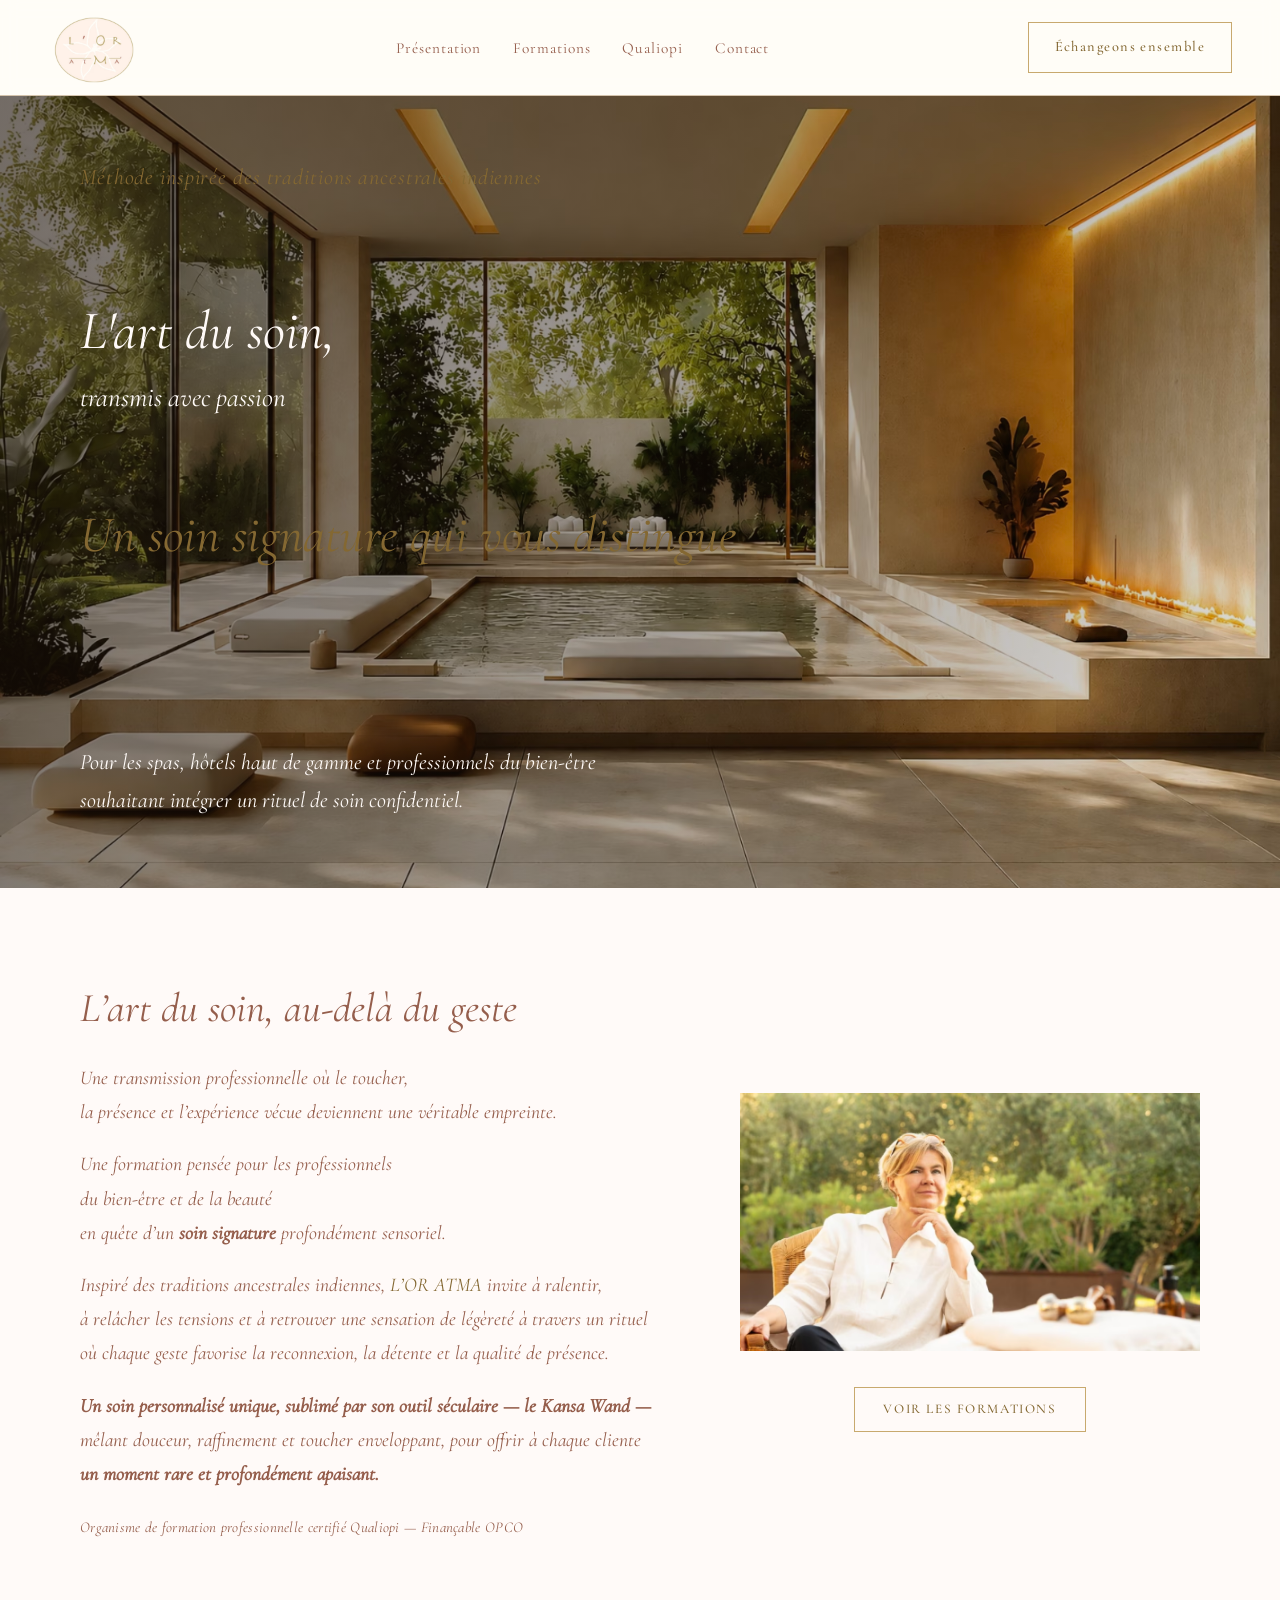
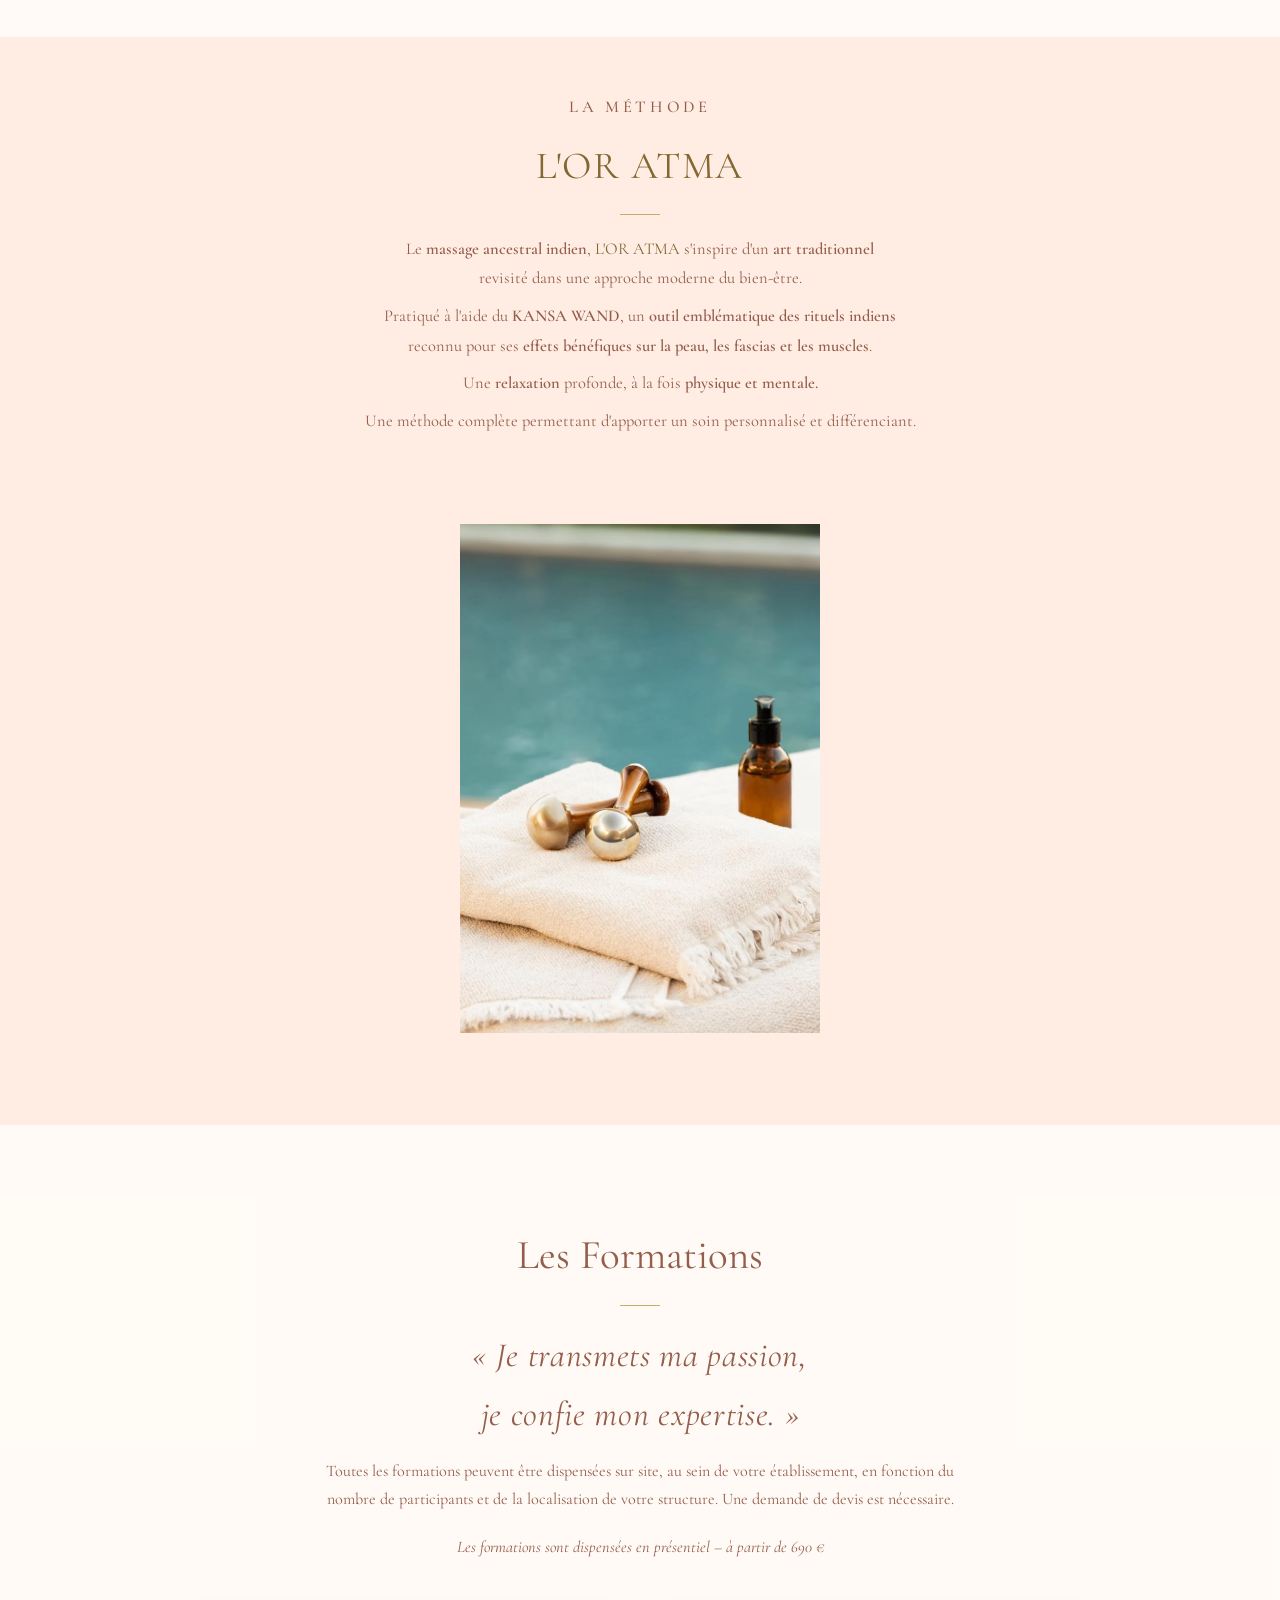
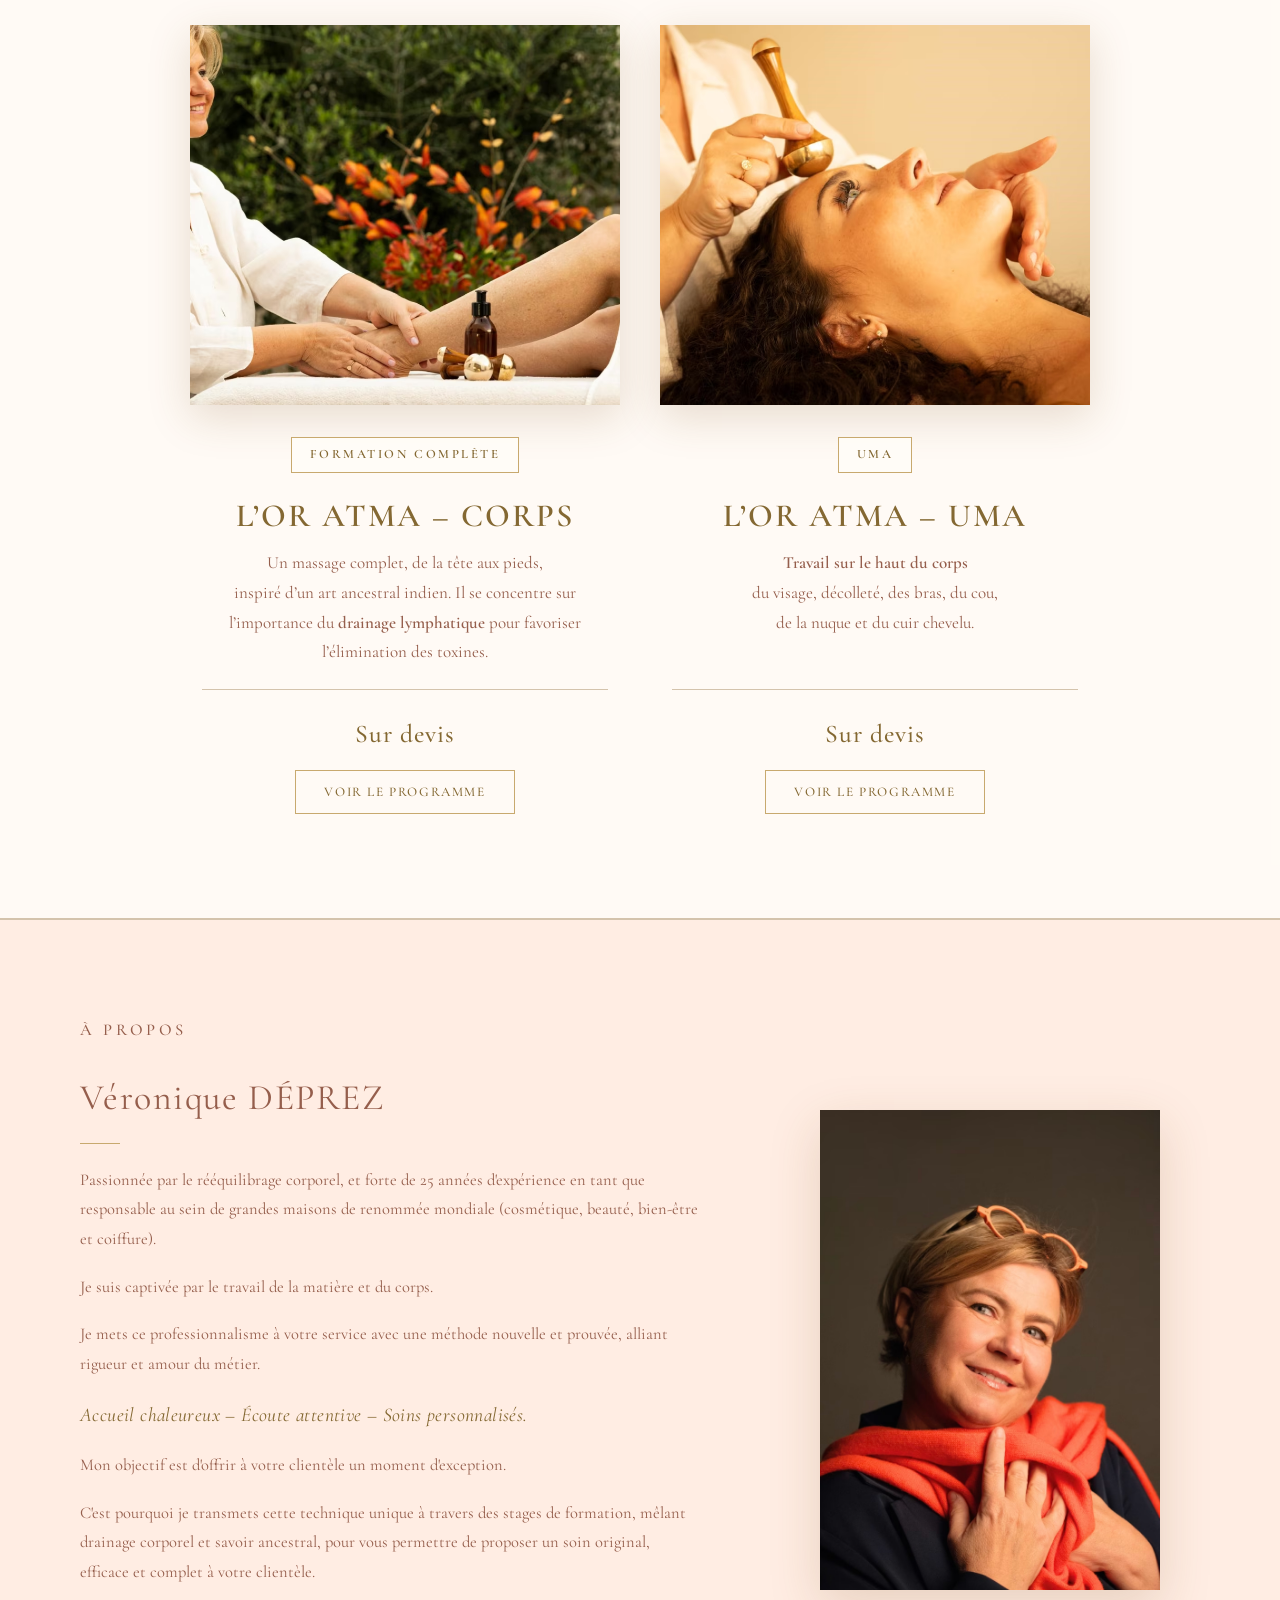
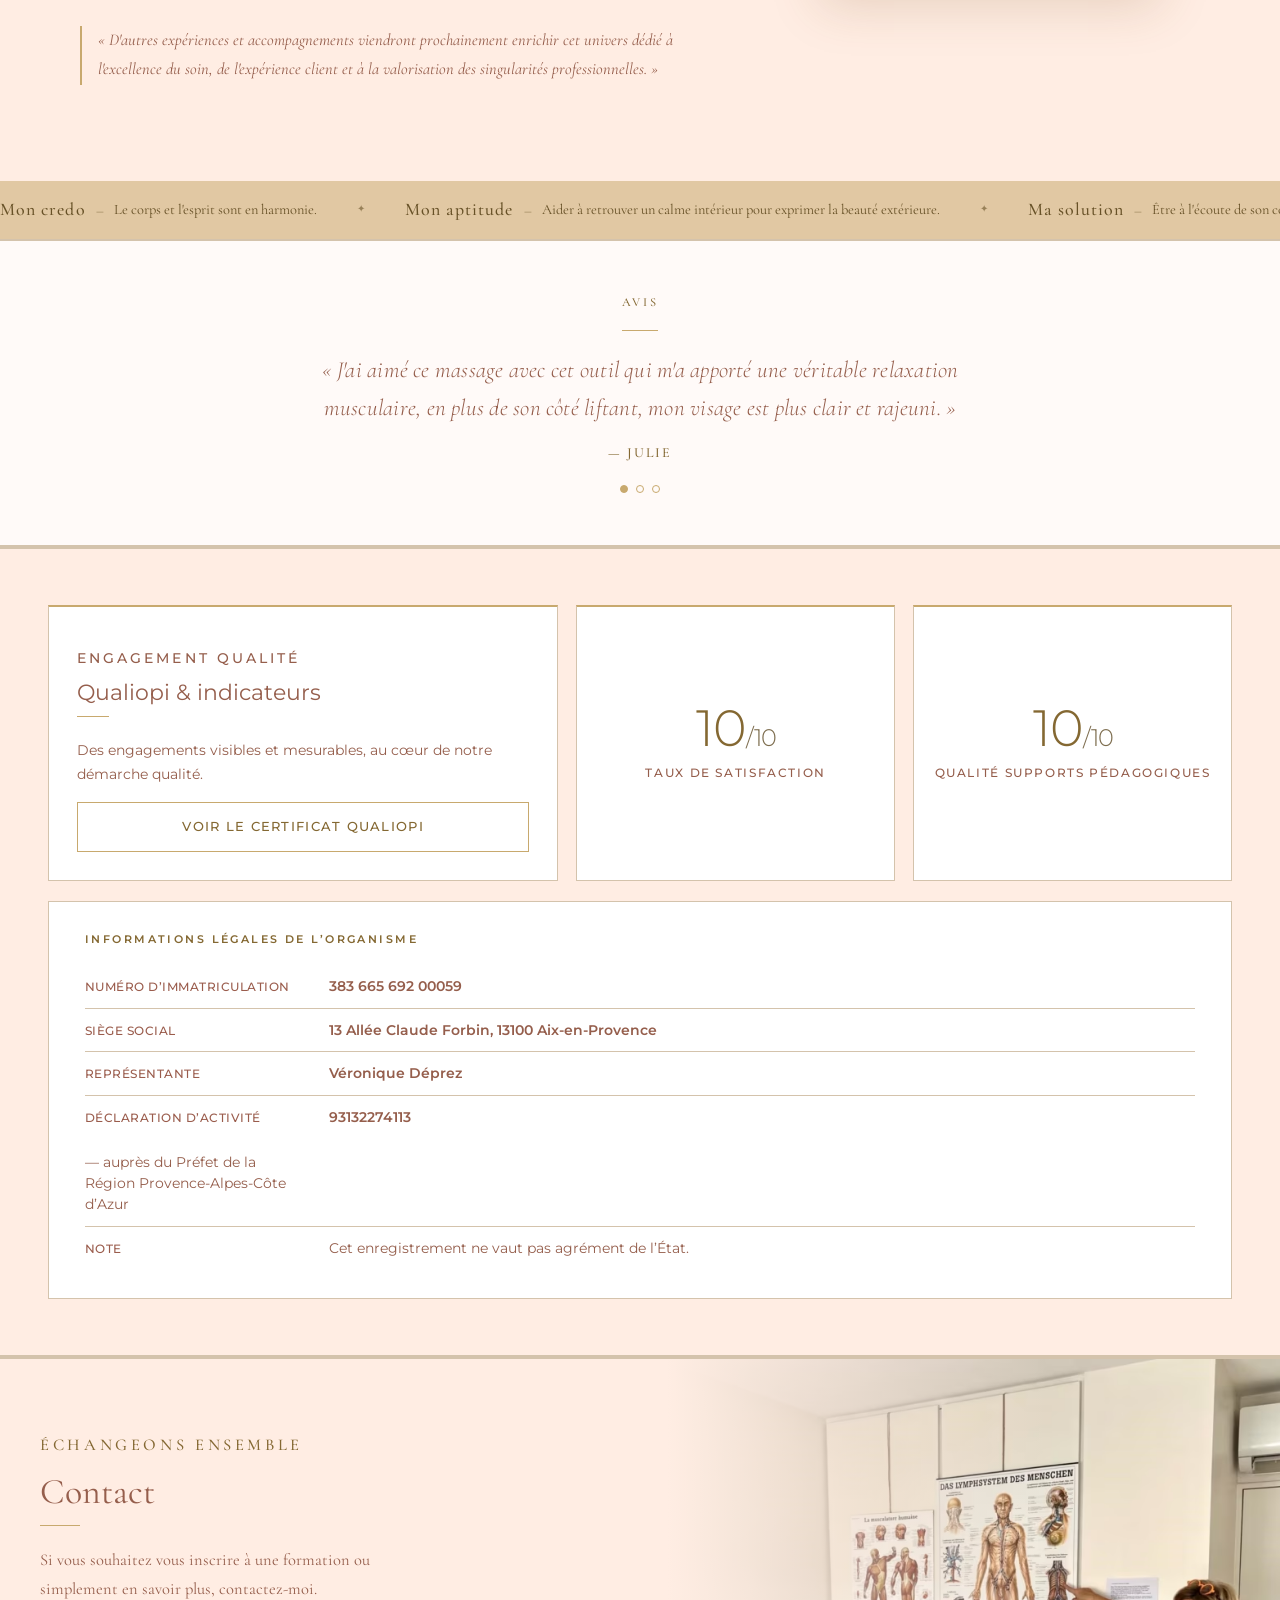
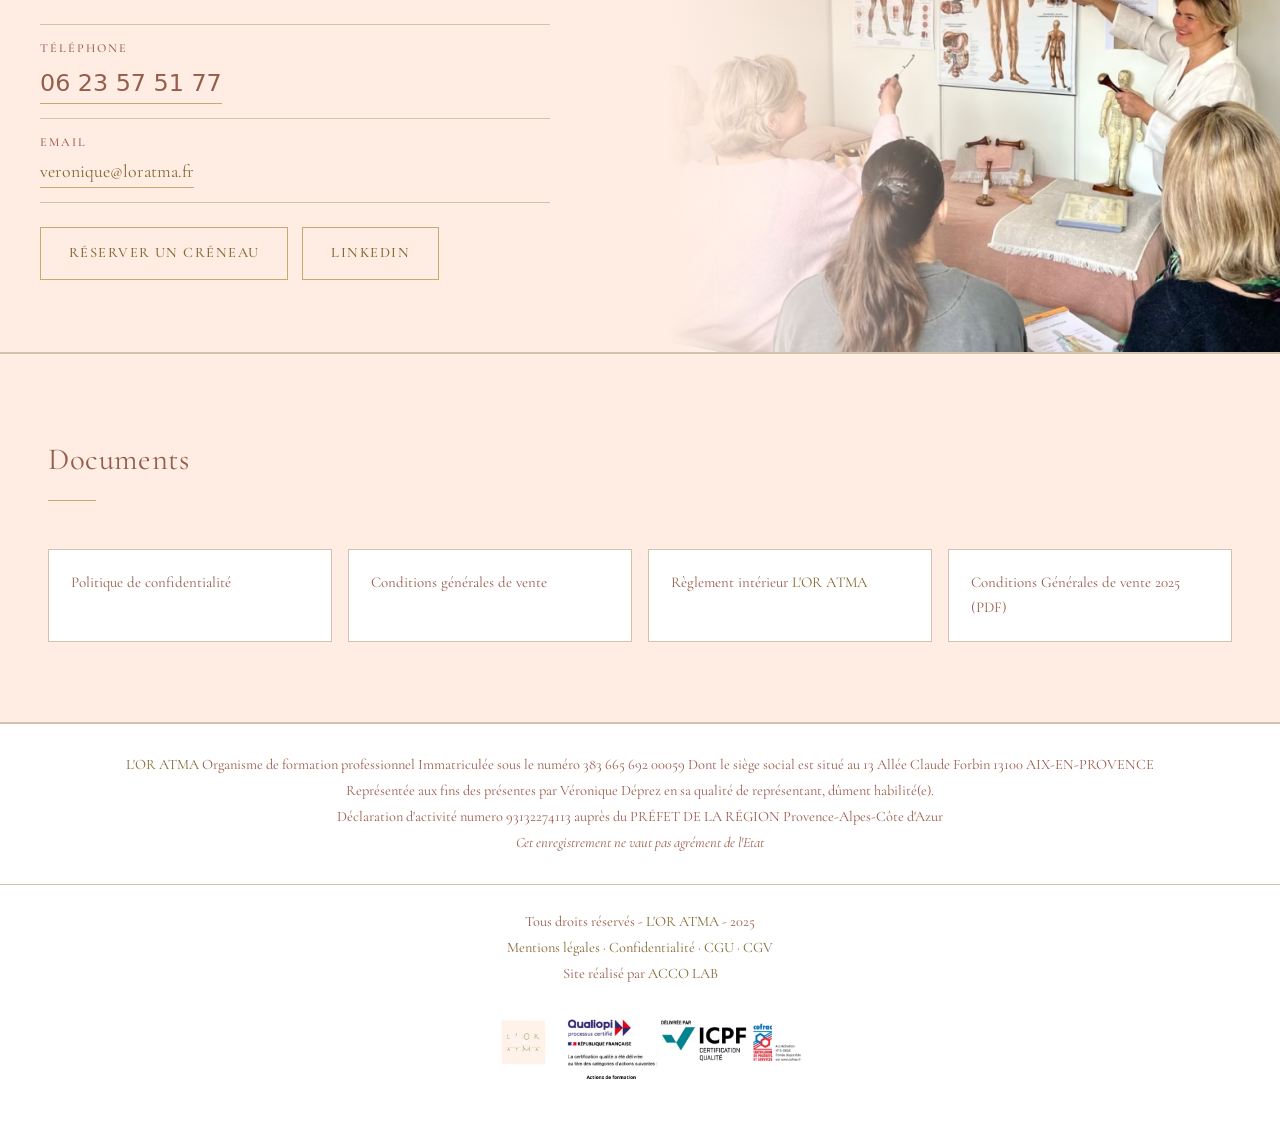
<file: index.html>
<!DOCTYPE html>
<html lang="fr">
<head>
  <meta charset="UTF-8">
  <meta name="viewport" content="width=device-width, initial-scale=1.0">
  <title>L’OR ATMA - Organisme de formation massage bien-être</title>
  <meta name="description" content="L’OR ATMA - Organisme de Formation Professionnelle en Massage Bien-Être destiné aux professionnels de l’esthétique, de la coiffure et de la naturopathie.">
  <link rel="canonical" href="https://loratma.fr/">
  <meta name="robots" content="index, follow">
  <meta name="theme-color" content="#fff8f4">
  <link rel="icon" href="image/logo.png" type="image/png">
  <link rel="apple-touch-icon" href="image/logo.png">

  <!-- Open Graph / réseaux sociaux -->
  <meta property="og:type" content="website">
  <meta property="og:locale" content="fr_FR">
  <meta property="og:site_name" content="L’OR ATMA">
  <meta property="og:url" content="https://loratma.fr/">
  <meta property="og:title" content="L’OR ATMA - Organisme de formation massage bien-être">
  <meta property="og:description" content="Organisme de formation professionnelle certifié Qualiopi en massage bien-être inspiré des traditions ancestrales indiennes, pour les spas, hôtels et professionnels de l’esthétique.">
  <meta property="og:image" content="https://loratma.fr/image/photopresentation.png">
  <meta property="og:image:width" content="1024">
  <meta property="og:image:height" content="576">
  <meta name="twitter:card" content="summary_large_image">
  <meta name="twitter:title" content="L’OR ATMA - Organisme de formation massage bien-être">
  <meta name="twitter:description" content="Formation professionnelle certifiée Qualiopi en massage bien-être, finançable OPCO.">
  <meta name="twitter:image" content="https://loratma.fr/image/photopresentation.png">

  <!-- Données structurées -->
  <script type="application/ld+json">
  {
    "@context": "https://schema.org",
    "@type": "EducationalOrganization",
    "name": "L’OR ATMA",
    "url": "https://loratma.fr/",
    "logo": "https://loratma.fr/image/logo.png",
    "image": "https://loratma.fr/image/photopresentation.png",
    "description": "Organisme de formation professionnelle en massage bien-être, certifié Qualiopi, destiné aux professionnels de l’esthétique, de la coiffure, des spas et de la naturopathie.",
    "telephone": "+33623575177",
    "email": "veronique@loratma.fr",
    "areaServed": "FR",
    "sameAs": [
      "https://www.linkedin.com/in/l-or-atma-fondatrice-de-la-m%C3%A9thode-/"
    ]
  }
  </script>

  <link rel="stylesheet" href="styles.css">
</head>
<body>
  <header class="site-header">
    <!-- Desktop -->
    <div class="header-brand">
      <picture>
        <source srcset="image/logo.avif" type="image/avif">
        <source srcset="image/logo.webp" type="image/webp">
        <img src="image/logo.png" alt="L'OR ATMA" class="header-logo" />
      </picture>
    </div>
    <nav class="main-nav">
      <a href="#presentation">Présentation</a>
      <a href="#formations">Formations</a>
      <a href="#qualite">Qualiopi</a>
      <a href="#contact">Contact</a>
    </nav>
    <button class="cta-button" onclick="scrollToSection('contact')">Échangeons ensemble</button>

    <!-- Mobile -->
    <button class="mobile-burger" id="mobileburger" aria-label="Ouvrir le menu">
      <span></span><span></span><span></span>
    </button>
    <div class="mobile-logo">
      <picture>
        <source srcset="image/logo.avif" type="image/avif">
        <source srcset="image/logo.webp" type="image/webp">
        <img src="image/logo.png" alt="L'OR ATMA" class="header-logo" />
      </picture>
      <span><span class="lb-g">L</span><span class="lb-r">'</span><span class="lb-g">OR</span> <span class="lb-r">AT</span><span class="lb-g">M</span><span class="lb-r">A</span></span>
    </div>
    <button class="mobile-cta" onclick="closeMobileMenu(); scrollToSection('contact')">Échangeons ensemble</button>
  </header>

  <!-- Menu mobile overlay -->
  <div class="mobile-menu" id="mobileMenu">
    <div class="mobile-menu-inner">
      <button class="mobile-menu-close" id="mobilemenuclose" aria-label="Fermer">&#x2715;</button>
      <p class="eyebrow" style="color:var(--gold);letter-spacing:.3em;">Menu</p>
      <nav class="mobile-nav">
        <a href="#presentation" onclick="closeMobileMenu()">Présentation</a>
        <a href="#formations" onclick="closeMobileMenu()">Formations</a>
        <a href="#qualite" onclick="closeMobileMenu()">Qualiopi</a>
        <a href="#contact" onclick="closeMobileMenu()">Contact</a>
      </nav>
      <button class="btn-gold mobile-menu-contact" onclick="closeMobileMenu(); scrollToSection('contact')">Échangeons ensemble</button>
    </div>
  </div>
  <div class="mobile-menu-backdrop" id="menuBackdrop" onclick="closeMobileMenu()"></div>

  <main>
    <section class="hero-banner">
      <div class="hero-banner-overlay"></div>
      <p class="hb-ancestral">Méthode inspirée des traditions ancestrales indiennes</p>
      <h1 class="hb-title-main">L'art du soin,</h1>
      <p class="hb-title-sub">transmis avec passion</p>
      <p class="hb-signature">Un soin signature qui vous distingue</p>
      <p class="hb-para">Pour les spas, hôtels haut de gamme et professionnels du bien-être<br>souhaitant intégrer un rituel de soin confidentiel.</p>
    </section>

    <section class="hero block-fullwidth">
      <div class="hero-copy">
        <h2 class="hero-copy-title">L’art du soin, au-delà du geste</h2>
        <p class="hero-copy-p">Une transmission professionnelle où le toucher,<br>la présence et l’expérience vécue deviennent une véritable empreinte.</p>
        <p class="hero-copy-p">Une formation pensée pour les professionnels<br>du bien-être et de la beauté<br>en quête d’un <strong>soin signature</strong> profondément sensoriel.</p>
        <p class="hero-copy-p">Inspiré des traditions ancestrales indiennes, <span class="lb-g">L</span><span class="lb-r">’</span><span class="lb-g">OR</span> <span class="lb-r">AT</span><span class="lb-g">M</span><span class="lb-r">A</span> invite à ralentir,<br>à relâcher les tensions et à retrouver une sensation de légèreté à travers un rituel<br>où chaque geste favorise la reconnexion, la détente et la qualité de présence.</p>
        <p class="hero-copy-p"><strong>Un soin personnalisé unique, sublimé par son outil séculaire — le Kansa Wand —</strong><br>mêlant douceur, raffinement et toucher enveloppant, pour offrir à chaque cliente<br><strong>un moment rare et profondément apaisant.</strong></p>
        <p class="hero-copy-small">Organisme de formation professionnelle certifié Qualiopi — Finançable OPCO</p>
      </div>
      <div class="hero-visual">
        <picture>
          <source srcset="image/photopresentation.avif" type="image/avif">
          <source srcset="image/photopresentation.webp" type="image/webp">
          <img src="image/photopresentation.png" alt="Visuel L’OR ATMA" />
        </picture>
        <a class="btn-formation hero-visual-btn" href="#formations">Voir les formations</a>
      </div>
    </section>

    <section id="presentation" class="presentation-section">
      <div class="presentation-header">
        <p class="eyebrow">La méthode</p>
        <h3><span class="lb-g">L</span><span class="lb-r">'</span><span class="lb-g">OR</span> <span class="lb-r">AT</span><span class="lb-g">M</span><span class="lb-r">A</span></h3>
        <p>Le <strong>massage ancestral indien</strong>, <span class="lb-g">L</span><span class="lb-r">'</span><span class="lb-g">OR</span> <span class="lb-r">AT</span><span class="lb-g">M</span><span class="lb-r">A</span> s'inspire d'un <strong>art traditionnel</strong><br>revisité dans une approche moderne du bien-être.</p>
        <p>Pratiqué à l'aide du <strong>KANSA WAND</strong>, un <strong>outil emblématique des rituels indiens</strong><br>reconnu pour ses <strong>effets bénéfiques sur la peau, les fascias et les muscles</strong>.</p>
        <p>Une <strong>relaxation</strong> profonde, à la fois <strong>physique et mentale.</strong></p>
        <p>Une méthode complète permettant d'apporter un soin personnalisé et différenciant.</p>
      </div>
      <div class="methode-layout">

        <div class="methode-col">
          <div class="methode-block">
            <h4>Massage Complet</h4>
            <p>De la tête aux pieds, ce protocole s’appuie notamment sur l’importance du <strong>drainage lymphatique</strong> afin de favoriser l’élimination naturelle des toxines et de relancer les circulations du corps.</p>
          </div>
          <div class="methode-block">
            <h4>Originalité</h4>
            <p>L’utilisation du <em>Kansa Wand</em> apporte une <strong>dimension unique</strong> au soin, permettant un travail en douceur sur les tissus tout en procurant une sensation de <strong>rééquilibrage et de détente profonde.</strong></p>
          </div>
          <div class="methode-block">
            <h4>Témoignage</h4>
            <p>« J’ai aimé ce massage avec cet outil qui m’a apporté une véritable <strong>relaxation musculaire</strong>, en plus de son coté <strong>liftant</strong>, mon visage est plus clair et rajeuni » – Julie.</p>
          </div>
        </div>

        <div class="methode-photo-wrap">
          <picture>
            <source srcset="image/outils.avif" type="image/avif">
            <source srcset="image/outils.webp" type="image/webp">
            <img src="image/outils.png" alt="Outils massage L’OR ATMA" />
          </picture>
        </div>

        <div class="methode-col">
          <div class="methode-block">
            <h4>Certification QUALIOPI</h4>
            <p>Organisme certifié <strong>QUALIOPI</strong>, garantissant un cadre pédagogique structuré et un suivi professionnel des apprenants.</p>
          </div>
          <div class="methode-block">
            <h4>Formation Finançable</h4>
            <p>Formation professionnelle en présentiel pouvant être organisé <strong>au sein de votre établissement</strong>, destinée à renforcer les compétences de vos équipes.</p>
            <p>Formation <strong>éligible au financement par votre <em>OPCO</em>.</strong></p>
          </div>
          <div class="methode-block">
            <h4>Valorisation De Votre Activité</h4>
            <p>Un <strong>soin différenciant</strong> permettant <strong>d’enrichir votre carte de soins</strong> et de valoriser l’expertise de vos praticiennes.</p>
            <p>La formation associe <strong>transmission technique précise et accompagnement personnalisé.</strong></p>
          </div>
        </div>

      </div>
    </section>

    <section id="formations" class="formations-section">
      <div class="formations-header">
        <h3>Les Formations</h3>
        <p class="hero-quote formations-quote">&laquo;&nbsp;Je transmets ma passion,<br>je confie mon expertise.&nbsp;&raquo;</p>
        <p>Toutes les formations peuvent être dispensées sur site, au sein de votre établissement, en fonction du nombre de participants et de la localisation de votre structure. Une demande de devis est nécessaire.</p>
        <p class="formations-initiation">Les formations sont dispensées en présentiel &ndash; à partir de 690 €</p>
      </div>
      <div class="formations-grid">

        <article class="formation-card formation-card--featured">
          <div class="formation-arch-wrap">
            <div class="formation-arch">
              <picture>
                <source srcset="image/massagepied.avif" type="image/avif">
                <source srcset="image/massagepied.webp" type="image/webp">
                <img src="image/massagepied.png" alt="Formation complète L’OR ATMA CORPS" />
              </picture>
            </div>
          </div>
          <div class="formation-card-body">
            <span class="formation-tag">Formation complète</span>
            <h4><span class="lb-g">L</span><span class="lb-r">’</span><span class="lb-g">OR</span> <span class="lb-r">AT</span><span class="lb-g">M</span><span class="lb-r">A</span> – CORPS</h4>
            <p>Un massage complet, de la tête aux pieds,<br>inspiré d’un art ancestral indien. Il se concentre sur<br>l’importance du <strong>drainage lymphatique</strong> pour favoriser<br>l’élimination des toxines.</p>
            <div class="formation-card-footer">
              <span class="formation-price">Sur devis</span>
              <button class="btn-formation btn-programme" onclick="openProgramme('corps')">Voir le programme</button>
            </div>
          </div>
        </article>

        <article class="formation-card">
          <div class="formation-arch-wrap">
            <div class="formation-arch">
              <picture>
                <source srcset="image/outilsurcrane.avif" type="image/avif">
                <source srcset="image/outilsurcrane.webp" type="image/webp">
                <img src="image/outilsurcrane.png" alt="Formation UMA L’OR ATMA" />
              </picture>
            </div>
          </div>
          <div class="formation-card-body">
            <span class="formation-tag">uMA</span>
            <h4><span class="lb-g">L</span><span class="lb-r">’</span><span class="lb-g">OR</span> <span class="lb-r">AT</span><span class="lb-g">M</span><span class="lb-r">A</span> – uMA</h4>
            <p><strong>Travail sur le haut du corps</strong><br>du visage, décolleté, des bras, du cou,<br>de la nuque et du cuir chevelu.</p>
            <div class="formation-card-footer">
              <span class="formation-price">Sur devis</span>
              <button class="btn-formation btn-programme" onclick="openProgramme('uma')">Voir le programme</button>
            </div>
          </div>
        </article>

      </div>
    </section>

    <section class="apropos-section">
      <div class="apropos-content">
        <p class="eyebrow">À Propos</p>
        <h3>Véronique DÉPREZ</h3>
        <p>Passionnée par le rééquilibrage corporel, et forte de 25 années d'expérience en tant que responsable au sein de grandes maisons de renommée mondiale (cosmétique, beauté, bien-être et coiffure).</p>
        <p>Je suis captivée par le travail de la matière et du corps.</p>
        <p>Je mets ce professionnalisme à votre service avec une méthode nouvelle et prouvée, alliant rigueur et amour du métier.</p>
        <p class="apropos-valeurs">Accueil chaleureux – Écoute attentive – Soins personnalisés.</p>
        <p>Mon objectif est d'offrir à votre clientèle un moment d'exception.</p>
        <p>C'est pourquoi je transmets cette technique unique à travers des stages de formation, mêlant drainage corporel et savoir ancestral, pour vous permettre de proposer un soin original, efficace et complet à votre clientèle.</p>
        <p class="apropos-futur">« D'autres expériences et accompagnements viendront prochainement enrichir cet univers dédié à l'excellence du soin, de l'expérience client et à la valorisation des singularités professionnelles. »</p>
      </div>
      <div class="apropos-visual">
        <div class="apropos-arch">
          <picture>
            <source srcset="image/photoapropos.avif" type="image/avif">
            <source srcset="image/photoapropos.webp" type="image/webp">
            <img src="image/photoapropos.jpg" alt="Véronique Déprez, fondatrice L'OR ATMA" />
          </picture>
        </div>
      </div>
    </section>

    <section class="credo-section">
      <div class="credo-track">
        <div class="credo-item"><span class="credo-label">Mon credo</span><span class="credo-sep">–</span><span class="credo-text">Le corps et l'esprit sont en harmonie.</span></div>
        <span class="credo-dot">✦</span>
        <div class="credo-item"><span class="credo-label">Mon aptitude</span><span class="credo-sep">–</span><span class="credo-text">Aider à retrouver un calme intérieur pour exprimer la beauté extérieure.</span></div>
        <span class="credo-dot">✦</span>
        <div class="credo-item"><span class="credo-label">Ma solution</span><span class="credo-sep">–</span><span class="credo-text">Être à l'écoute de son corps et de ses véritables besoins.</span></div>
        <span class="credo-dot">✦</span>
        <div class="credo-item"><span class="credo-label">Mes valeurs</span><span class="credo-sep">–</span><span class="credo-text">Bienveillance, transmission et richesse dans le partage du savoir-faire et du vivre ensemble.</span></div>
        <span class="credo-dot">✦</span>
        <!-- duplicate pour boucle seamless -->
        <div class="credo-item"><span class="credo-label">Mon credo</span><span class="credo-sep">–</span><span class="credo-text">Le corps et l'esprit sont en harmonie.</span></div>
        <span class="credo-dot">✦</span>
        <div class="credo-item"><span class="credo-label">Mon aptitude</span><span class="credo-sep">–</span><span class="credo-text">Aider à retrouver un calme intérieur pour exprimer la beauté extérieure.</span></div>
        <span class="credo-dot">✦</span>
        <div class="credo-item"><span class="credo-label">Ma solution</span><span class="credo-sep">–</span><span class="credo-text">Être à l'écoute de son corps et de ses véritables besoins.</span></div>
        <span class="credo-dot">✦</span>
        <div class="credo-item"><span class="credo-label">Mes valeurs</span><span class="credo-sep">–</span><span class="credo-text">Bienveillance, transmission et richesse dans le partage du savoir-faire et du vivre ensemble.</span></div>
        <span class="credo-dot">✦</span>
      </div>
    </section>

    <section class="avis-section">
      <div class="avis-inner">
        <p class="eyebrow">Avis</p>
        <div class="avis-carousel">
          <div class="avis-slide avis-slide--active">
            <blockquote class="avis-quote">&laquo;&nbsp;J'ai aimé ce massage avec cet outil qui m'a apporté une véritable relaxation musculaire, en plus de son côté liftant, mon visage est plus clair et rajeuni.&nbsp;&raquo;</blockquote>
            <p class="avis-author">— Julie</p>
          </div>
          <div class="avis-slide">
            <blockquote class="avis-quote">&laquo;&nbsp;Une expérience unique, un soin d'une douceur exceptionnelle. Je me suis sentie complètement détendue du premier au dernier instant. Je recommande vivement !&nbsp;&raquo;</blockquote>
            <p class="avis-author">— Sophie</p>
          </div>
          <div class="avis-slide">
            <blockquote class="avis-quote">&laquo;&nbsp;Le Kansa Wand est un outil magique. Après la séance, mes jambes étaient légères et mon corps entier semblait libéré d'une tension que je portais depuis des semaines.&nbsp;&raquo;</blockquote>
            <p class="avis-author">— Marie</p>
          </div>
        </div>
        <div class="avis-dots">
          <button class="avis-dot avis-dot--active" data-index="0" aria-label="Afficher l'avis 1"></button>
          <button class="avis-dot" data-index="1" aria-label="Afficher l'avis 2"></button>
          <button class="avis-dot" data-index="2" aria-label="Afficher l'avis 3"></button>
        </div>
      </div>
    </section>

    <section id="qualite" class="qualite-section">

      <div class="qualite-top">
        <div class="qualite-header">
          <p class="eyebrow">Engagement qualité</p>
          <h3>Qualiopi & indicateurs</h3>
          <p>Des engagements visibles et mesurables, au cœur de notre démarche qualité.</p>
          <a class="btn-outline-gold" href="image/certificat-QUA008044-2025-01-06T13_20_10.562Z%20(1).pdf" target="_blank" rel="noreferrer" style="margin-top:16px;font-size:0.75rem;">Voir le certificat Qualiopi</a>
        </div>
        <div class="metric-card">
          <span>10<small>/10</small></span>
          <p>Taux de satisfaction</p>
        </div>
        <div class="metric-card">
          <span>10<small>/10</small></span>
          <p>Qualité supports pédagogiques</p>
        </div>
      </div>

      <div class="legal-box">
        <p class="legal-intro">Informations légales de l’organisme</p>
        <ul class="legal-list">
          <li><span>Numéro d’immatriculation</span><strong>383 665 692 00059</strong></li>
          <li><span>Siège social</span><strong>13 Allée Claude Forbin, 13100 Aix-en-Provence</strong></li>
          <li><span>Représentante</span><strong>Véronique Déprez</strong></li>
          <li><span>Déclaration d’activité</span><strong>93132274113</strong> — auprès du Préfet de la Région Provence-Alpes-Côte d’Azur</li>
          <li><span>Note</span>Cet enregistrement ne vaut pas agrément de l’État.</li>
        </ul>
      </div>

    </section>

    <section id="contact" class="contact-panel">
      <div class="contact-content">
        <p class="eyebrow">Échangeons ensemble</p>
        <h3>Contact</h3>
        <p>Si vous souhaitez vous inscrire à une formation ou simplement en savoir plus, contactez-moi.</p>
        <div class="contact-info">
          <div class="contact-info-line">
            <span>Téléphone</span>
            <a href="tel:+33623575177">06 23 57 51 77</a>
          </div>
          <div class="contact-info-line">
            <span>Email</span>
            <a href="mailto:veronique@loratma.fr">veronique@loratma.fr</a>
          </div>
        </div>
        <div class="contact-actions">
          <a class="btn-outline-gold" href="https://calendar.google.com/calendar/u/0/appointments/schedules/AcZssZ2oRgZIHQdevuXuNztTUXTyO3UpxW9iWs0GC5u8cWhoiU3SxNgR9P4tCvQp7UAGhaZK36ilixby" target="_blank" rel="noreferrer">Réserver un créneau</a>
          <a class="btn-outline-gold" href="https://www.linkedin.com/in/l-or-atma-fondatrice-de-la-m%C3%A9thode-/" target="_blank" rel="noreferrer">LinkedIn</a>
        </div>
      </div>
      <div class="contact-img-side">
        <picture>
          <source srcset="image/presentationcorp.avif" type="image/avif">
          <source srcset="image/presentationcorp.webp" type="image/webp">
          <img src="image/presentationcorp.png" alt="Véronique Déprez, fondatrice L'OR ATMA" />
        </picture>
        <div class="contact-img-fade"></div>
      </div>
    </section>

    <section class="section section-fullwidth documents-section">
      <div class="section-header">
        <h3>Documents</h3>
      </div>
      <div class="documents-list">
        <a href="confidentialite.html">Politique de confidentialité</a>
        <a href="cgv.html">Conditions générales de vente</a>
        <a href="https://www.loratma.certif-formationpro.fr/wp-content/uploads/2025/01/Reglement-Interieur-de-LOR-ATMA-1.pdf" target="_blank" rel="noreferrer">Règlement intérieur <span class="lb-g">L</span><span class="lb-r">'</span><span class="lb-g">OR</span> <span class="lb-r">AT</span><span class="lb-g">M</span><span class="lb-r">A</span></a>
        <a href="https://www.loratma.certif-formationpro.fr/wp-content/uploads/2025/10/conditions_generales_de_vente.pdf" target="_blank" rel="noreferrer">Conditions Générales de vente 2025 (PDF)</a>
      </div>
    </section>
  </main>

  <footer class="site-footer">
    <div class="footer-legal">
      <p class="footer-legal-text"><span class="lb-g">L</span><span class="lb-r">'</span><span class="lb-g">OR</span> <span class="lb-r">AT</span><span class="lb-g">M</span><span class="lb-r">A</span> Organisme de formation professionnel Immatriculée sous le numéro 383 665 692 00059 Dont le siège social est situé au 13 Allée Claude Forbin 13100 AIX-EN-PROVENCE<br>
      Représentée aux fins des présentes par Véronique Déprez en sa qualité de représentant, dûment habilité(e).<br>
      Déclaration d'activité numero 93132274113 auprès du PRÉFET DE LA RÉGION Provence-Alpes-Côte d'Azur<br>
      <em>Cet enregistrement ne vaut pas agrément de l'Etat</em></p>
    </div>
    <div class="footer-bottom">
      <div>
        <p>Tous droits réservés - <span class="lb-g">L</span><span class="lb-r">'</span><span class="lb-g">OR</span> <span class="lb-r">AT</span><span class="lb-g">M</span><span class="lb-r">A</span> - 2025</p>
        <p class="footer-links"><a href="mentions-legales.html">Mentions légales</a> · <a href="confidentialite.html">Confidentialité</a> · <a href="cgu.html">CGU</a> · <a href="cgv.html">CGV</a></p>
        <p>Site réalisé par <a href="https://acco-lab.fr/" target="_blank" rel="noreferrer">ACCO LAB</a></p>
      </div>
      <div class="footer-logos">
        <picture>
          <source srcset="image/logo-qualiopie.avif" type="image/avif">
          <source srcset="image/logo-qualiopie.webp" type="image/webp">
          <img src="image/logo-qualiopie.png" alt="Certificat Qualiopi" />
        </picture>
      </div>
    </div>
  </footer>

  <!-- Modales programme -->
  <div id="modal-corps" class="programme-modal" onclick="closeProgramme(this)">
    <div class="programme-modal-inner" onclick="event.stopPropagation()">
      <button class="programme-modal-close" onclick="closeProgramme(document.getElementById('modal-corps'))">&times;</button>
      <div class="programme-pages">
        <picture><source srcset="image/corps-page-1.webp" type="image/webp"><img src="image/corps-page-1.png" alt="Page 1 du programme"></picture>
        <picture><source srcset="image/corps-page-2.webp" type="image/webp"><img src="image/corps-page-2.png" alt="Page 2 du programme"></picture>
        <picture><source srcset="image/corps-page-3.webp" type="image/webp"><img src="image/corps-page-3.png" alt="Page 3 du programme"></picture>
        <picture><source srcset="image/corps-page-4.webp" type="image/webp"><img src="image/corps-page-4.png" alt="Page 4 du programme"></picture>
        <picture><source srcset="image/corps-page-5.webp" type="image/webp"><img src="image/corps-page-5.png" alt="Page 5 du programme"></picture>
      </div>
    </div>
  </div>

  <div id="modal-uma" class="programme-modal" onclick="closeProgramme(this)">
    <div class="programme-modal-inner" onclick="event.stopPropagation()">
      <button class="programme-modal-close" onclick="closeProgramme(document.getElementById('modal-uma'))">&times;</button>
      <div class="programme-pages">
        <picture><source srcset="image/uma-page-1.webp" type="image/webp"><img src="image/uma-page-1.png" alt="Page 1 du programme"></picture>
        <picture><source srcset="image/uma-page-2.webp" type="image/webp"><img src="image/uma-page-2.png" alt="Page 2 du programme"></picture>
        <picture><source srcset="image/uma-page-3.webp" type="image/webp"><img src="image/uma-page-3.png" alt="Page 3 du programme"></picture>
        <picture><source srcset="image/uma-page-4.webp" type="image/webp"><img src="image/uma-page-4.png" alt="Page 4 du programme"></picture>
      </div>
    </div>
  </div>

  <script src="script.js"></script>
</body>
</html>
</file>
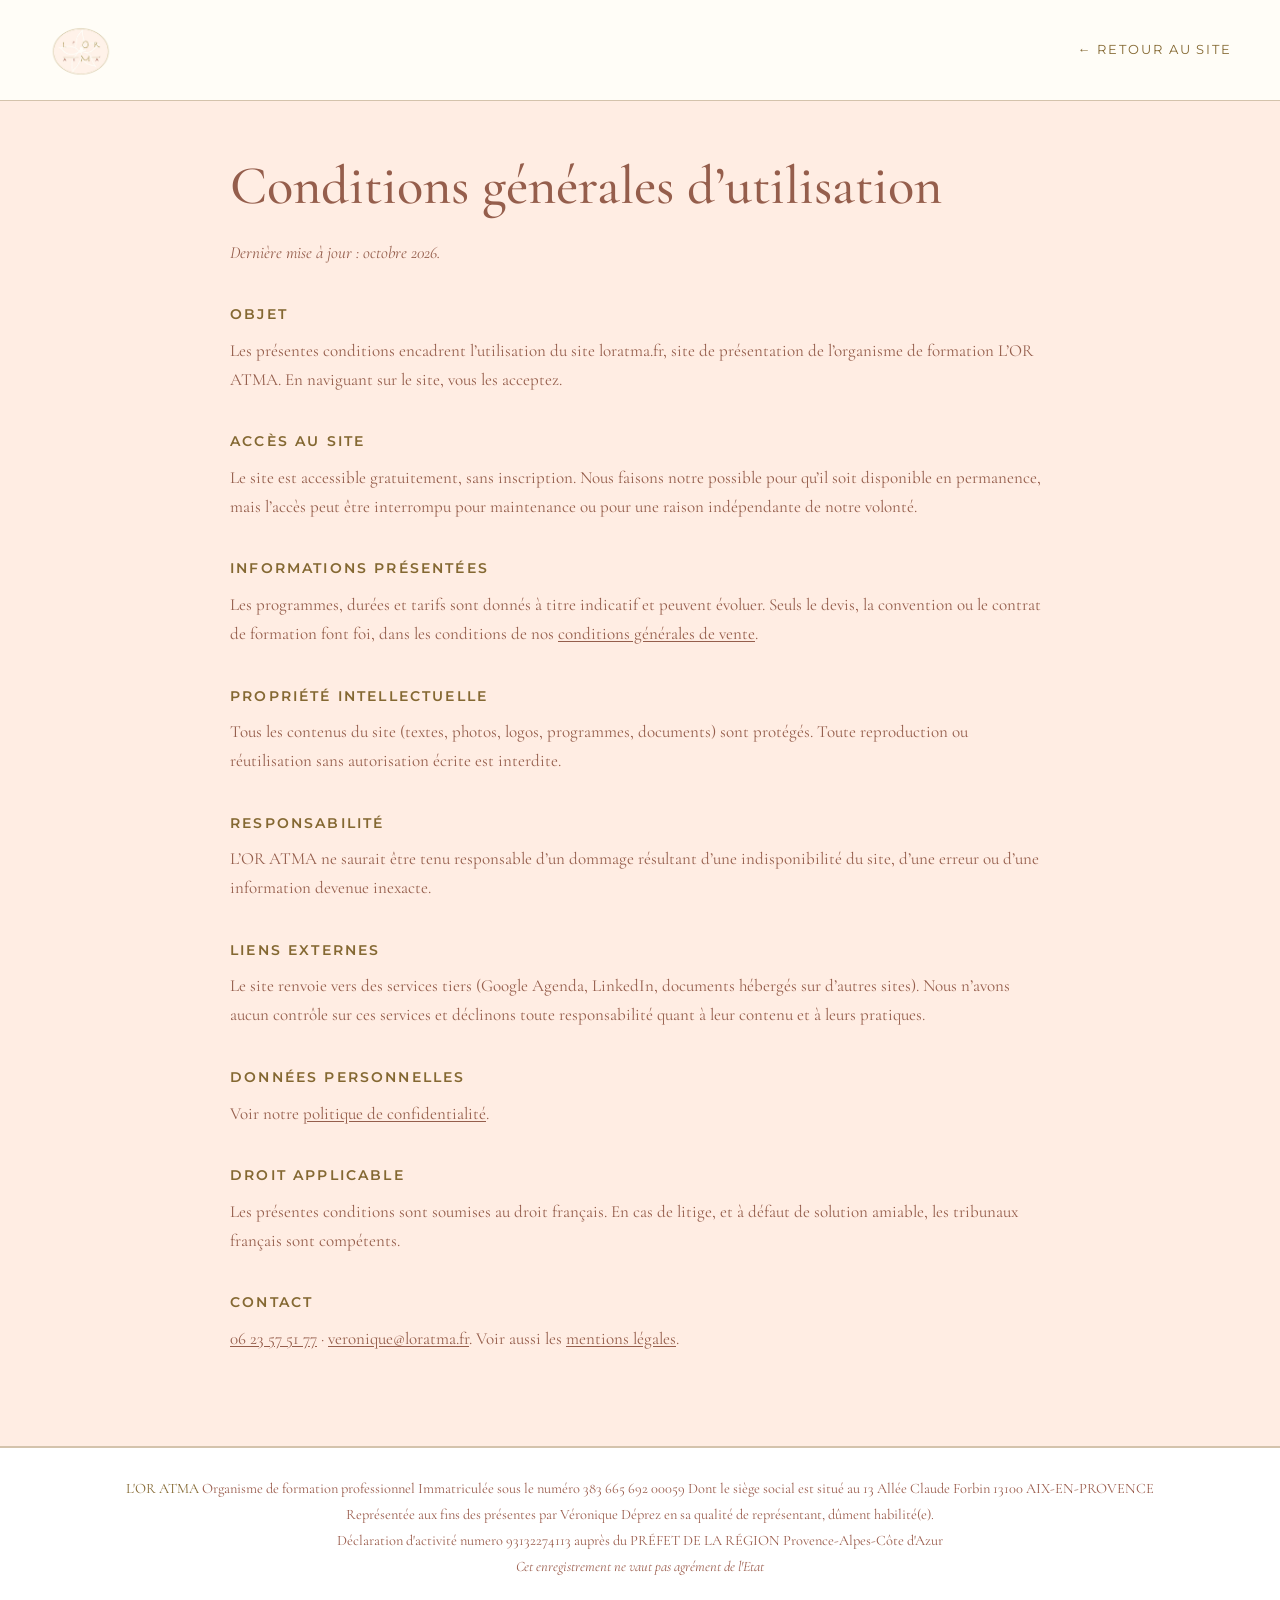
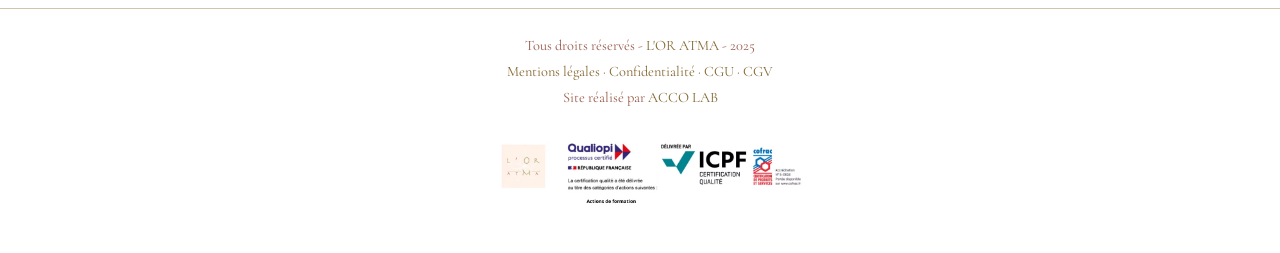
<file: cgu.html>
<!DOCTYPE html>
<html lang="fr">
<head>
  <meta charset="UTF-8">
  <meta name="viewport" content="width=device-width, initial-scale=1.0">
  <title>Conditions générales d’utilisation - L’OR ATMA</title>
  <meta name="description" content="Conditions générales d’utilisation du site loratma.fr.">
  <link rel="canonical" href="https://loratma.fr/cgu.html">
  <meta name="robots" content="noindex, follow">
  <meta name="theme-color" content="#fff8f4">
  <link rel="icon" href="image/logo.png" type="image/png">
  <link rel="stylesheet" href="styles.css">
  <style>
    .legal-header { display: flex; align-items: center; justify-content: space-between; gap: 16px; padding: 18px 48px; background: #fffdf7; border-bottom: 1px solid var(--border); }
    .legal-header img { height: 64px; width: auto; display: block; }
    .legal-header a.legal-back { font-family: 'Montserrat', sans-serif; font-size: .75rem; letter-spacing: .15em; text-transform: uppercase; color: var(--gold-text); }
    .legal-page { width: min(820px, 100% - 40px); margin: 0 auto; padding: 56px 0 80px; }
    .legal-page h1 { font-size: clamp(2.2rem, 5vw, 3.2rem); font-weight: 500; line-height: 1.1; margin-bottom: .4em; }
    .legal-page h2 { font-family: 'Montserrat', sans-serif; font-size: .85rem; font-weight: 600; letter-spacing: .15em; text-transform: uppercase; color: var(--gold-text); margin: 2.4em 0 .7em; }
    .legal-page p, .legal-page li { margin-bottom: .7em; }
    .legal-page ul { padding-left: 1.3em; }
    .legal-page a { text-decoration: underline; text-underline-offset: 2px; }
    .legal-date { font-style: italic; }
    @media (max-width: 768px) { .legal-header { padding: 14px 20px; } .legal-header img { height: 48px; } }
  </style>
</head>
<body>
  <header class="legal-header">
    <a href="./" aria-label="L'OR ATMA, retour à l'accueil">
      <picture>
        <source srcset="image/logo.avif" type="image/avif">
        <source srcset="image/logo.webp" type="image/webp">
        <img src="image/logo.png" alt="L'OR ATMA" width="64" height="64">
      </picture>
    </a>
    <a class="legal-back" href="./">← Retour au site</a>
  </header>
  <main class="legal-page">
    <h1>Conditions générales d’utilisation</h1>
    <p class="legal-date">Dernière mise à jour : octobre 2026.</p>

    <h2>Objet</h2>
    <p>Les présentes conditions encadrent l’utilisation du site loratma.fr, site de présentation de l’organisme de formation L’OR ATMA. En naviguant sur le site, vous les acceptez.</p>

    <h2>Accès au site</h2>
    <p>Le site est accessible gratuitement, sans inscription. Nous faisons notre possible pour qu’il soit disponible en permanence, mais l’accès peut être interrompu pour maintenance ou pour une raison indépendante de notre volonté.</p>

    <h2>Informations présentées</h2>
    <p>Les programmes, durées et tarifs sont donnés à titre indicatif et peuvent évoluer. Seuls le devis, la convention ou le contrat de formation font foi, dans les conditions de nos <a href="cgv.html">conditions générales de vente</a>.</p>

    <h2>Propriété intellectuelle</h2>
    <p>Tous les contenus du site (textes, photos, logos, programmes, documents) sont protégés. Toute reproduction ou réutilisation sans autorisation écrite est interdite.</p>

    <h2>Responsabilité</h2>
    <p>L’OR ATMA ne saurait être tenu responsable d’un dommage résultant d’une indisponibilité du site, d’une erreur ou d’une information devenue inexacte.</p>

    <h2>Liens externes</h2>
    <p>Le site renvoie vers des services tiers (Google Agenda, LinkedIn, documents hébergés sur d’autres sites). Nous n’avons aucun contrôle sur ces services et déclinons toute responsabilité quant à leur contenu et à leurs pratiques.</p>

    <h2>Données personnelles</h2>
    <p>Voir notre <a href="confidentialite.html">politique de confidentialité</a>.</p>

    <h2>Droit applicable</h2>
    <p>Les présentes conditions sont soumises au droit français. En cas de litige, et à défaut de solution amiable, les tribunaux français sont compétents.</p>

    <h2>Contact</h2>
    <p><a href="tel:+33623575177">06 23 57 51 77</a> · <a href="mailto:veronique@loratma.fr">veronique@loratma.fr</a>. Voir aussi les <a href="mentions-legales.html">mentions légales</a>.</p>
  </main>

  <footer class="site-footer">
    <div class="footer-legal">
      <p class="footer-legal-text"><span class="lb-g">L</span><span class="lb-r">'</span><span class="lb-g">OR</span> <span class="lb-r">AT</span><span class="lb-g">M</span><span class="lb-r">A</span> Organisme de formation professionnel Immatriculée sous le numéro 383 665 692 00059 Dont le siège social est situé au 13 Allée Claude Forbin 13100 AIX-EN-PROVENCE<br>
      Représentée aux fins des présentes par Véronique Déprez en sa qualité de représentant, dûment habilité(e).<br>
      Déclaration d'activité numero 93132274113 auprès du PRÉFET DE LA RÉGION Provence-Alpes-Côte d'Azur<br>
      <em>Cet enregistrement ne vaut pas agrément de l'Etat</em></p>
    </div>
    <div class="footer-bottom">
      <div>
        <p>Tous droits réservés - <span class="lb-g">L</span><span class="lb-r">'</span><span class="lb-g">OR</span> <span class="lb-r">AT</span><span class="lb-g">M</span><span class="lb-r">A</span> - 2025</p>
        <p class="footer-links"><a href="mentions-legales.html">Mentions légales</a> · <a href="confidentialite.html">Confidentialité</a> · <a href="cgu.html">CGU</a> · <a href="cgv.html">CGV</a></p>
        <p>Site réalisé par <a href="https://acco-lab.fr/" target="_blank" rel="noreferrer">ACCO LAB</a></p>
      </div>
      <div class="footer-logos">
        <picture>
          <source srcset="image/logo-qualiopie.avif" type="image/avif">
          <source srcset="image/logo-qualiopie.webp" type="image/webp">
          <img src="image/logo-qualiopie.png" alt="Certificat Qualiopi" />
        </picture>
      </div>
    </div>
  </footer>
</body>
</html>
</file>
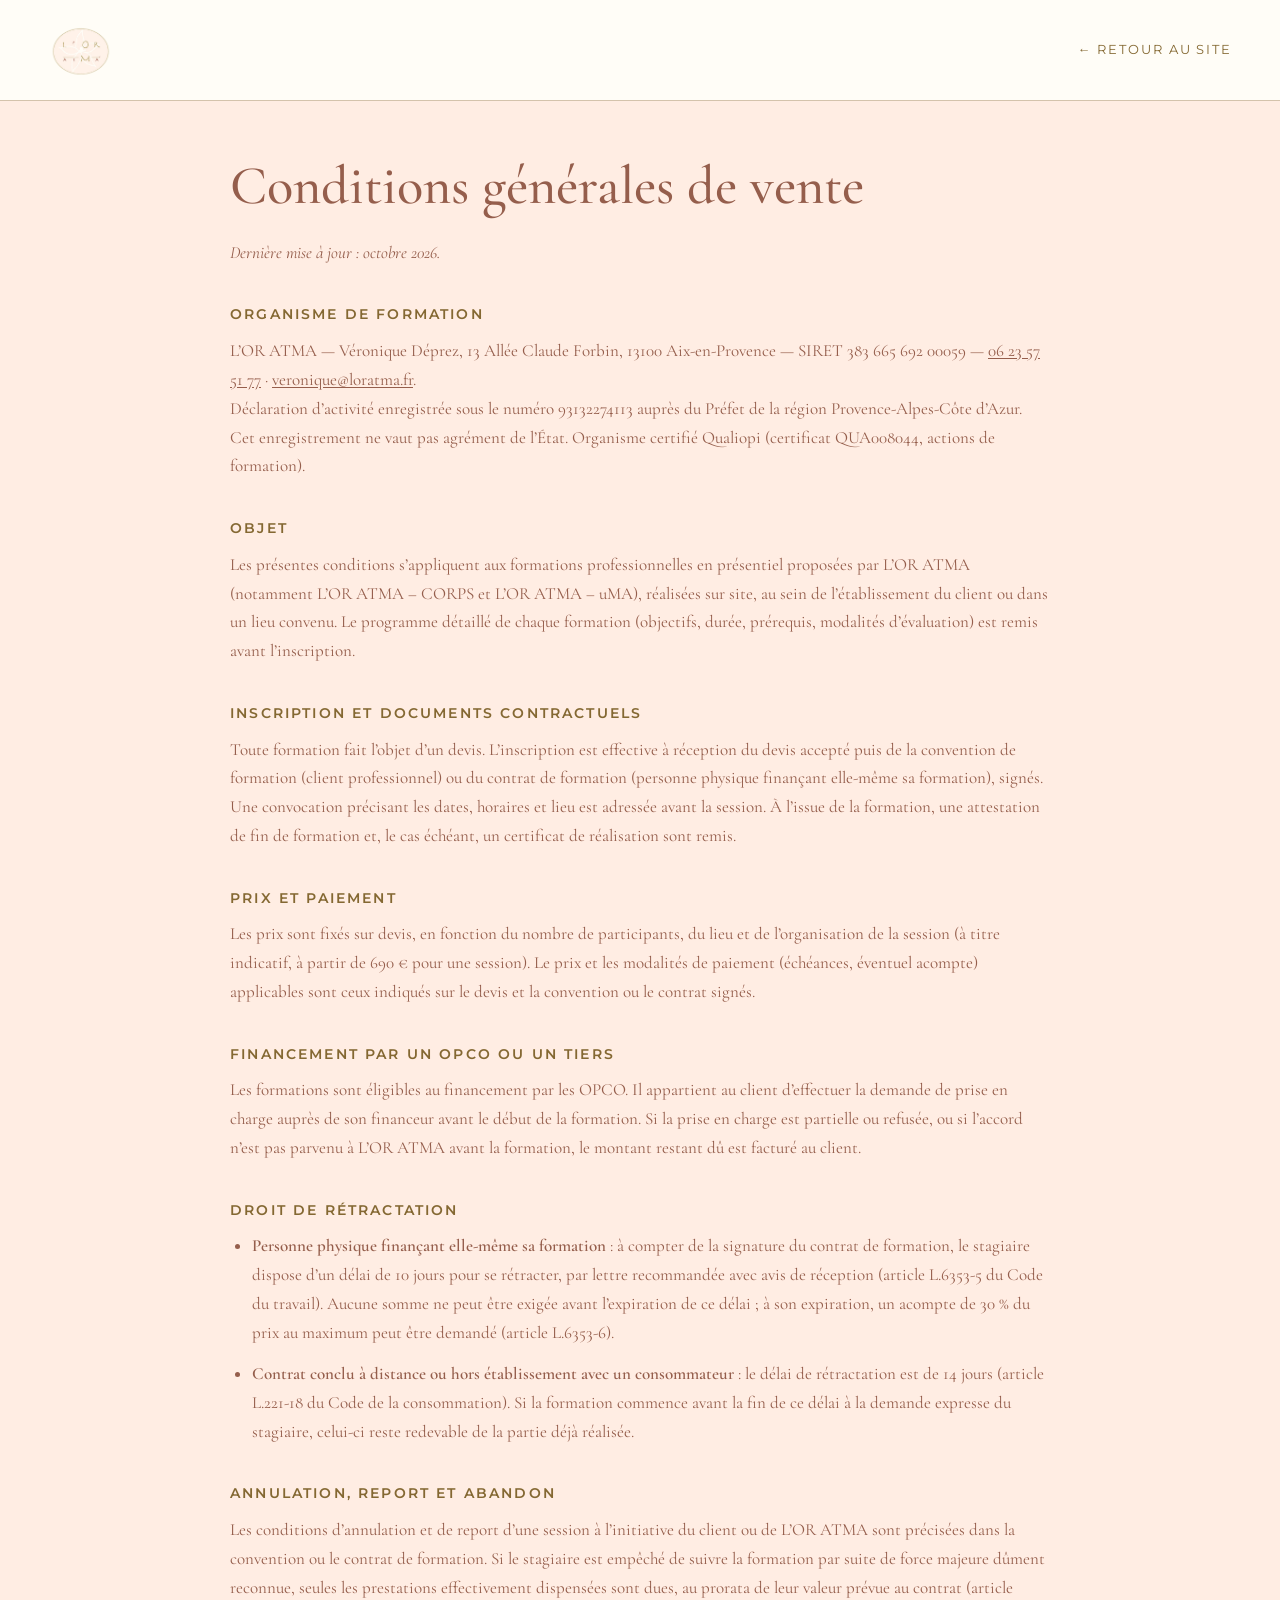
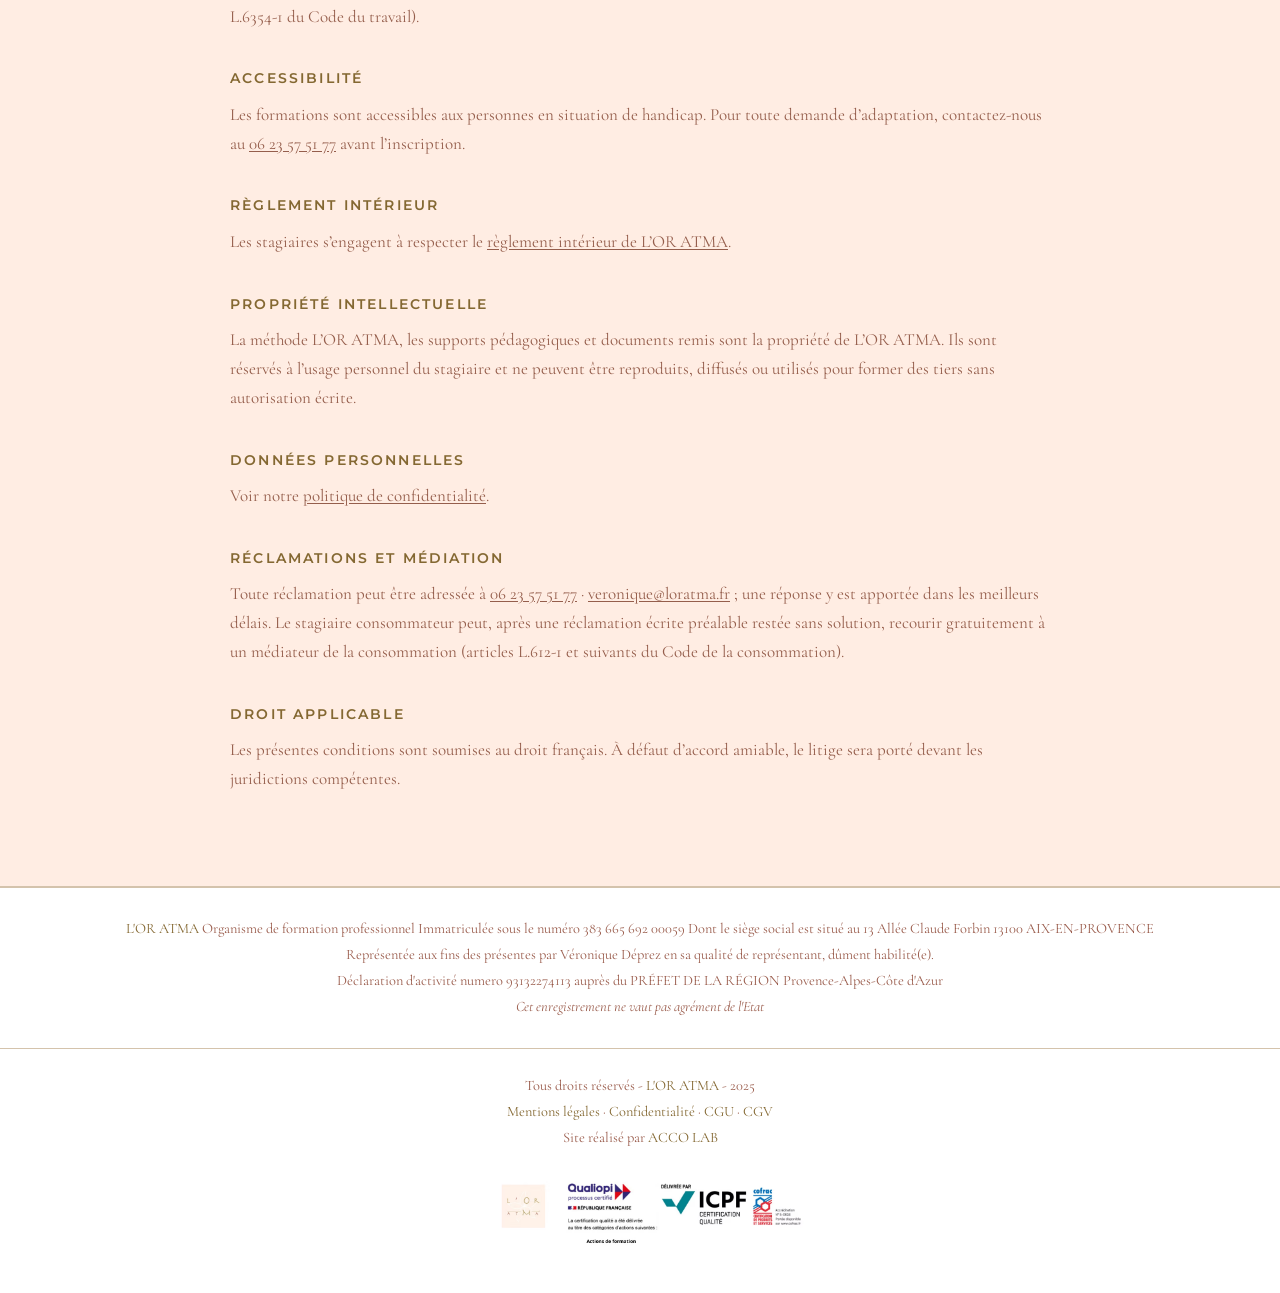
<file: cgv.html>
<!DOCTYPE html>
<html lang="fr">
<head>
  <meta charset="UTF-8">
  <meta name="viewport" content="width=device-width, initial-scale=1.0">
  <title>Conditions générales de vente - L’OR ATMA</title>
  <meta name="description" content="Conditions générales de vente des formations L’OR ATMA (massage bien-être, Qualiopi).">
  <link rel="canonical" href="https://loratma.fr/cgv.html">
  <meta name="robots" content="noindex, follow">
  <meta name="theme-color" content="#fff8f4">
  <link rel="icon" href="image/logo.png" type="image/png">
  <link rel="stylesheet" href="styles.css">
  <style>
    .legal-header { display: flex; align-items: center; justify-content: space-between; gap: 16px; padding: 18px 48px; background: #fffdf7; border-bottom: 1px solid var(--border); }
    .legal-header img { height: 64px; width: auto; display: block; }
    .legal-header a.legal-back { font-family: 'Montserrat', sans-serif; font-size: .75rem; letter-spacing: .15em; text-transform: uppercase; color: var(--gold-text); }
    .legal-page { width: min(820px, 100% - 40px); margin: 0 auto; padding: 56px 0 80px; }
    .legal-page h1 { font-size: clamp(2.2rem, 5vw, 3.2rem); font-weight: 500; line-height: 1.1; margin-bottom: .4em; }
    .legal-page h2 { font-family: 'Montserrat', sans-serif; font-size: .85rem; font-weight: 600; letter-spacing: .15em; text-transform: uppercase; color: var(--gold-text); margin: 2.4em 0 .7em; }
    .legal-page p, .legal-page li { margin-bottom: .7em; }
    .legal-page ul { padding-left: 1.3em; }
    .legal-page a { text-decoration: underline; text-underline-offset: 2px; }
    .legal-date { font-style: italic; }
    @media (max-width: 768px) { .legal-header { padding: 14px 20px; } .legal-header img { height: 48px; } }
  </style>
</head>
<body>
  <header class="legal-header">
    <a href="./" aria-label="L'OR ATMA, retour à l'accueil">
      <picture>
        <source srcset="image/logo.avif" type="image/avif">
        <source srcset="image/logo.webp" type="image/webp">
        <img src="image/logo.png" alt="L'OR ATMA" width="64" height="64">
      </picture>
    </a>
    <a class="legal-back" href="./">← Retour au site</a>
  </header>
  <main class="legal-page">
    <h1>Conditions générales de vente</h1>
    <p class="legal-date">Dernière mise à jour : octobre 2026.</p>

    <h2>Organisme de formation</h2>
    <p>L’OR ATMA — Véronique Déprez, 13 Allée Claude Forbin, 13100 Aix-en-Provence — SIRET 383 665 692 00059 — <a href="tel:+33623575177">06 23 57 51 77</a> · <a href="mailto:veronique@loratma.fr">veronique@loratma.fr</a>.<br>
      Déclaration d’activité enregistrée sous le numéro 93132274113 auprès du Préfet de la région Provence-Alpes-Côte d’Azur. Cet enregistrement ne vaut pas agrément de l’État. Organisme certifié Qualiopi (certificat QUA008044, actions de formation).</p>

    <h2>Objet</h2>
    <p>Les présentes conditions s’appliquent aux formations professionnelles en présentiel proposées par L’OR ATMA (notamment L’OR ATMA – CORPS et L’OR ATMA – uMA), réalisées sur site, au sein de l’établissement du client ou dans un lieu convenu. Le programme détaillé de chaque formation (objectifs, durée, prérequis, modalités d’évaluation) est remis avant l’inscription.</p>

    <h2>Inscription et documents contractuels</h2>
    <p>Toute formation fait l’objet d’un devis. L’inscription est effective à réception du devis accepté puis de la convention de formation (client professionnel) ou du contrat de formation (personne physique finançant elle-même sa formation), signés. Une convocation précisant les dates, horaires et lieu est adressée avant la session. À l’issue de la formation, une attestation de fin de formation et, le cas échéant, un certificat de réalisation sont remis.</p>

    <h2>Prix et paiement</h2>
    <p>Les prix sont fixés sur devis, en fonction du nombre de participants, du lieu et de l’organisation de la session (à titre indicatif, à partir de 690 € pour une session). Le prix et les modalités de paiement (échéances, éventuel acompte) applicables sont ceux indiqués sur le devis et la convention ou le contrat signés.</p>

    <h2>Financement par un OPCO ou un tiers</h2>
    <p>Les formations sont éligibles au financement par les OPCO. Il appartient au client d’effectuer la demande de prise en charge auprès de son financeur avant le début de la formation. Si la prise en charge est partielle ou refusée, ou si l’accord n’est pas parvenu à L’OR ATMA avant la formation, le montant restant dû est facturé au client.</p>

    <h2>Droit de rétractation</h2>
    <ul>
      <li><strong>Personne physique finançant elle-même sa formation</strong> : à compter de la signature du contrat de formation, le stagiaire dispose d’un délai de 10 jours pour se rétracter, par lettre recommandée avec avis de réception (article L.6353-5 du Code du travail). Aucune somme ne peut être exigée avant l’expiration de ce délai ; à son expiration, un acompte de 30 % du prix au maximum peut être demandé (article L.6353-6).</li>
      <li><strong>Contrat conclu à distance ou hors établissement avec un consommateur</strong> : le délai de rétractation est de 14 jours (article L.221-18 du Code de la consommation). Si la formation commence avant la fin de ce délai à la demande expresse du stagiaire, celui-ci reste redevable de la partie déjà réalisée.</li>
    </ul>

    <h2>Annulation, report et abandon</h2>
    <p>Les conditions d’annulation et de report d’une session à l’initiative du client ou de L’OR ATMA sont précisées dans la convention ou le contrat de formation. Si le stagiaire est empêché de suivre la formation par suite de force majeure dûment reconnue, seules les prestations effectivement dispensées sont dues, au prorata de leur valeur prévue au contrat (article L.6354-1 du Code du travail).</p>

    <h2>Accessibilité</h2>
    <p>Les formations sont accessibles aux personnes en situation de handicap. Pour toute demande d’adaptation, contactez-nous au <a href="tel:+33623575177">06 23 57 51 77</a> avant l’inscription.</p>

    <h2>Règlement intérieur</h2>
    <p>Les stagiaires s’engagent à respecter le <a href="https://www.loratma.certif-formationpro.fr/wp-content/uploads/2025/01/Reglement-Interieur-de-LOR-ATMA-1.pdf" target="_blank" rel="noreferrer">règlement intérieur de L’OR ATMA</a>.</p>

    <h2>Propriété intellectuelle</h2>
    <p>La méthode L’OR ATMA, les supports pédagogiques et documents remis sont la propriété de L’OR ATMA. Ils sont réservés à l’usage personnel du stagiaire et ne peuvent être reproduits, diffusés ou utilisés pour former des tiers sans autorisation écrite.</p>

    <h2>Données personnelles</h2>
    <p>Voir notre <a href="confidentialite.html">politique de confidentialité</a>.</p>

    <h2>Réclamations et médiation</h2>
    <p>Toute réclamation peut être adressée à <a href="tel:+33623575177">06 23 57 51 77</a> · <a href="mailto:veronique@loratma.fr">veronique@loratma.fr</a> ; une réponse y est apportée dans les meilleurs délais. Le stagiaire consommateur peut, après une réclamation écrite préalable restée sans solution, recourir gratuitement à un médiateur de la consommation (articles L.612-1 et suivants du Code de la consommation).</p>

    <h2>Droit applicable</h2>
    <p>Les présentes conditions sont soumises au droit français. À défaut d’accord amiable, le litige sera porté devant les juridictions compétentes.</p>
  </main>

  <footer class="site-footer">
    <div class="footer-legal">
      <p class="footer-legal-text"><span class="lb-g">L</span><span class="lb-r">'</span><span class="lb-g">OR</span> <span class="lb-r">AT</span><span class="lb-g">M</span><span class="lb-r">A</span> Organisme de formation professionnel Immatriculée sous le numéro 383 665 692 00059 Dont le siège social est situé au 13 Allée Claude Forbin 13100 AIX-EN-PROVENCE<br>
      Représentée aux fins des présentes par Véronique Déprez en sa qualité de représentant, dûment habilité(e).<br>
      Déclaration d'activité numero 93132274113 auprès du PRÉFET DE LA RÉGION Provence-Alpes-Côte d'Azur<br>
      <em>Cet enregistrement ne vaut pas agrément de l'Etat</em></p>
    </div>
    <div class="footer-bottom">
      <div>
        <p>Tous droits réservés - <span class="lb-g">L</span><span class="lb-r">'</span><span class="lb-g">OR</span> <span class="lb-r">AT</span><span class="lb-g">M</span><span class="lb-r">A</span> - 2025</p>
        <p class="footer-links"><a href="mentions-legales.html">Mentions légales</a> · <a href="confidentialite.html">Confidentialité</a> · <a href="cgu.html">CGU</a> · <a href="cgv.html">CGV</a></p>
        <p>Site réalisé par <a href="https://acco-lab.fr/" target="_blank" rel="noreferrer">ACCO LAB</a></p>
      </div>
      <div class="footer-logos">
        <picture>
          <source srcset="image/logo-qualiopie.avif" type="image/avif">
          <source srcset="image/logo-qualiopie.webp" type="image/webp">
          <img src="image/logo-qualiopie.png" alt="Certificat Qualiopi" />
        </picture>
      </div>
    </div>
  </footer>
</body>
</html>
</file>
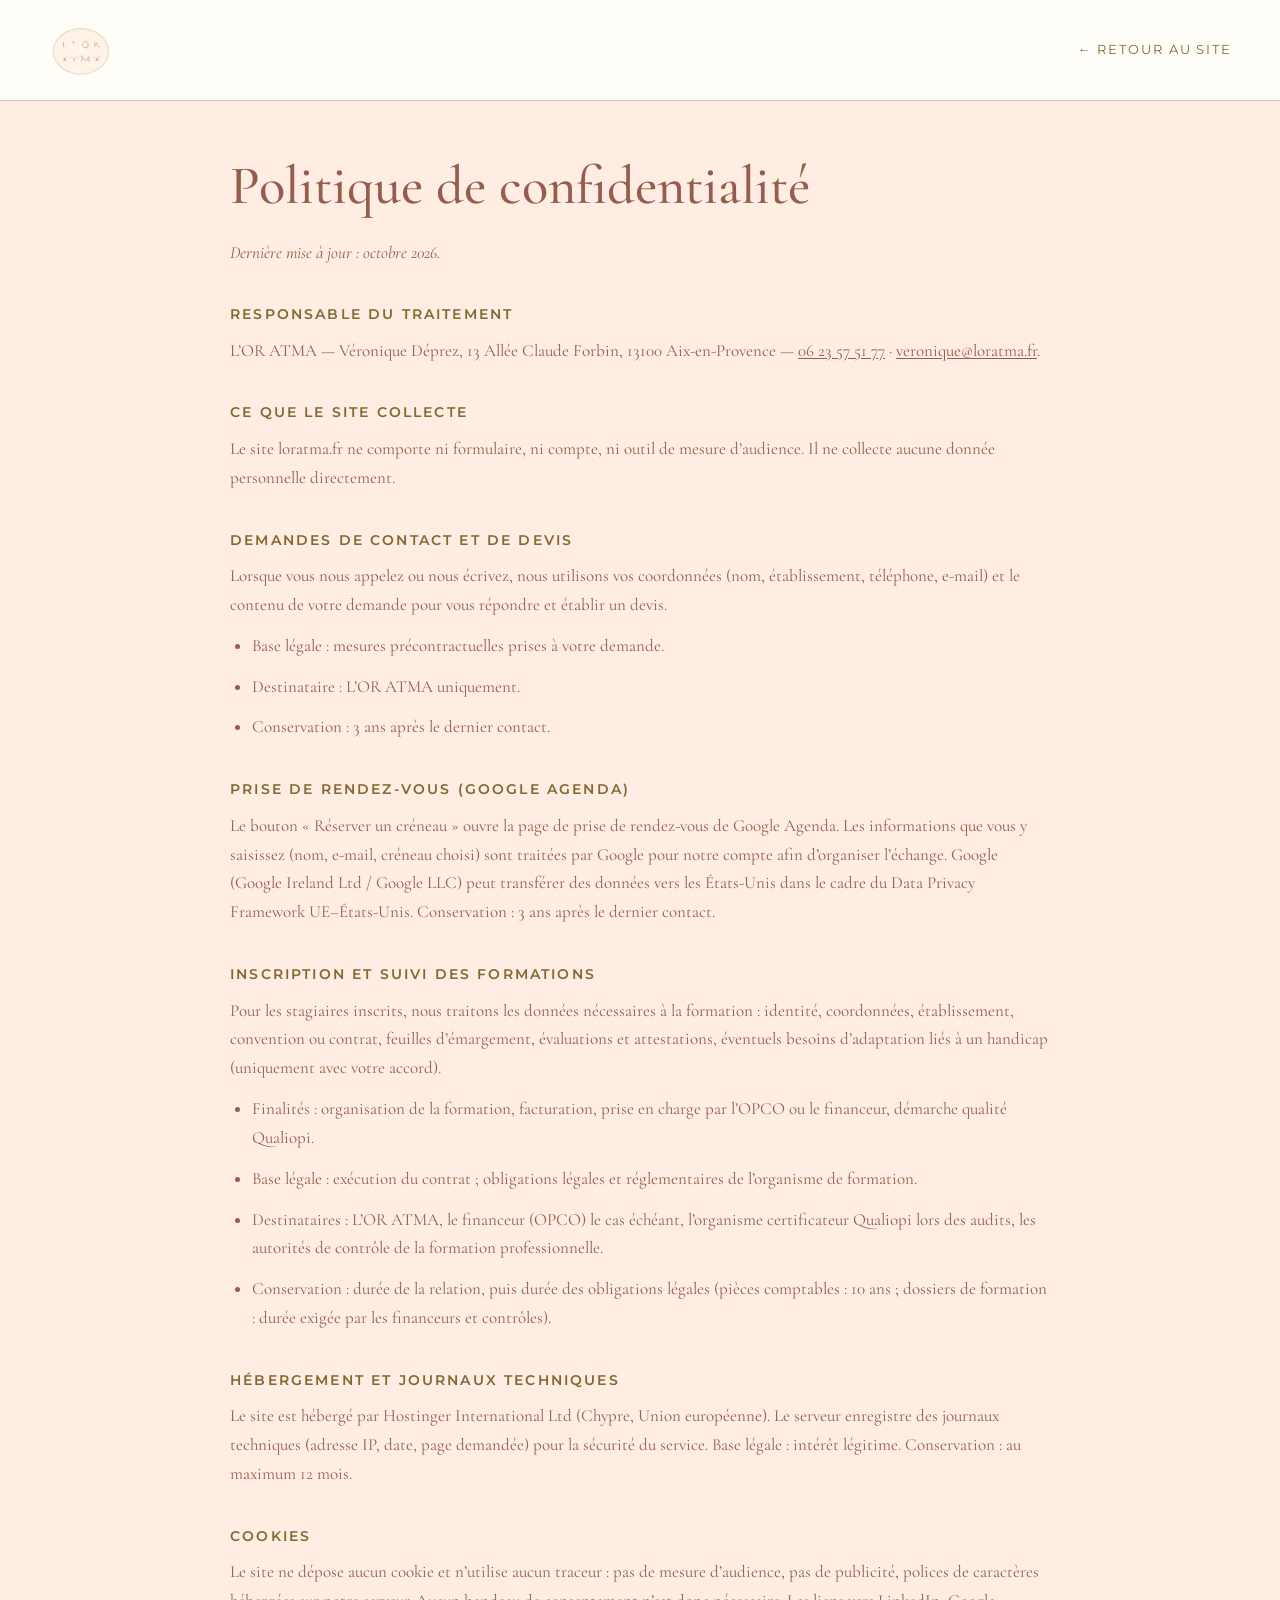
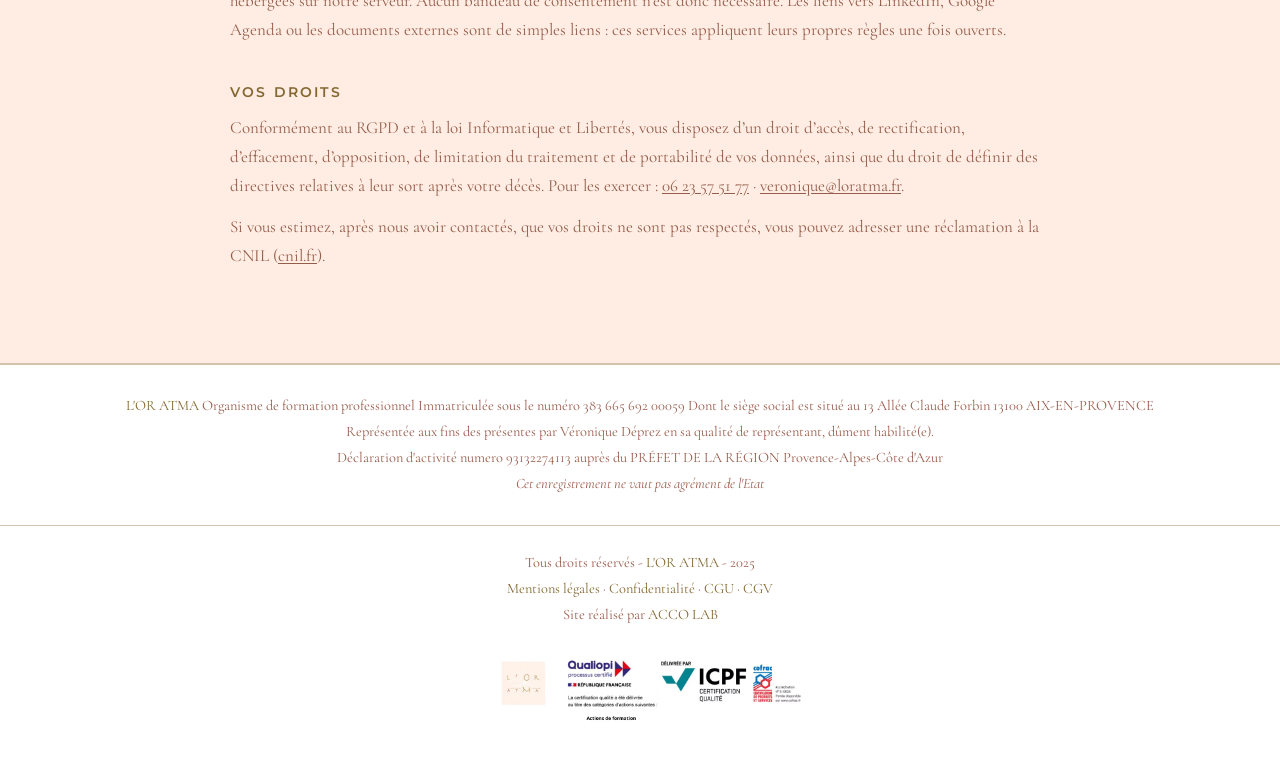
<file: confidentialite.html>
<!DOCTYPE html>
<html lang="fr">
<head>
  <meta charset="UTF-8">
  <meta name="viewport" content="width=device-width, initial-scale=1.0">
  <title>Politique de confidentialité - L’OR ATMA</title>
  <meta name="description" content="Politique de confidentialité du site loratma.fr, organisme de formation L’OR ATMA.">
  <link rel="canonical" href="https://loratma.fr/confidentialite.html">
  <meta name="robots" content="noindex, follow">
  <meta name="theme-color" content="#fff8f4">
  <link rel="icon" href="image/logo.png" type="image/png">
  <link rel="stylesheet" href="styles.css">
  <style>
    .legal-header { display: flex; align-items: center; justify-content: space-between; gap: 16px; padding: 18px 48px; background: #fffdf7; border-bottom: 1px solid var(--border); }
    .legal-header img { height: 64px; width: auto; display: block; }
    .legal-header a.legal-back { font-family: 'Montserrat', sans-serif; font-size: .75rem; letter-spacing: .15em; text-transform: uppercase; color: var(--gold-text); }
    .legal-page { width: min(820px, 100% - 40px); margin: 0 auto; padding: 56px 0 80px; }
    .legal-page h1 { font-size: clamp(2.2rem, 5vw, 3.2rem); font-weight: 500; line-height: 1.1; margin-bottom: .4em; }
    .legal-page h2 { font-family: 'Montserrat', sans-serif; font-size: .85rem; font-weight: 600; letter-spacing: .15em; text-transform: uppercase; color: var(--gold-text); margin: 2.4em 0 .7em; }
    .legal-page p, .legal-page li { margin-bottom: .7em; }
    .legal-page ul { padding-left: 1.3em; }
    .legal-page a { text-decoration: underline; text-underline-offset: 2px; }
    .legal-date { font-style: italic; }
    @media (max-width: 768px) { .legal-header { padding: 14px 20px; } .legal-header img { height: 48px; } }
  </style>
</head>
<body>
  <header class="legal-header">
    <a href="./" aria-label="L'OR ATMA, retour à l'accueil">
      <picture>
        <source srcset="image/logo.avif" type="image/avif">
        <source srcset="image/logo.webp" type="image/webp">
        <img src="image/logo.png" alt="L'OR ATMA" width="64" height="64">
      </picture>
    </a>
    <a class="legal-back" href="./">← Retour au site</a>
  </header>
  <main class="legal-page">
    <h1>Politique de confidentialité</h1>
    <p class="legal-date">Dernière mise à jour : octobre 2026.</p>

    <h2>Responsable du traitement</h2>
    <p>L’OR ATMA — Véronique Déprez, 13 Allée Claude Forbin, 13100 Aix-en-Provence — <a href="tel:+33623575177">06 23 57 51 77</a> · <a href="mailto:veronique@loratma.fr">veronique@loratma.fr</a>.</p>

    <h2>Ce que le site collecte</h2>
    <p>Le site loratma.fr ne comporte ni formulaire, ni compte, ni outil de mesure d’audience. Il ne collecte aucune donnée personnelle directement.</p>

    <h2>Demandes de contact et de devis</h2>
    <p>Lorsque vous nous appelez ou nous écrivez, nous utilisons vos coordonnées (nom, établissement, téléphone, e-mail) et le contenu de votre demande pour vous répondre et établir un devis.</p>
    <ul>
      <li>Base légale : mesures précontractuelles prises à votre demande.</li>
      <li>Destinataire : L’OR ATMA uniquement.</li>
      <li>Conservation : 3 ans après le dernier contact.</li>
    </ul>

    <h2>Prise de rendez-vous (Google Agenda)</h2>
    <p>Le bouton « Réserver un créneau » ouvre la page de prise de rendez-vous de Google Agenda. Les informations que vous y saisissez (nom, e-mail, créneau choisi) sont traitées par Google pour notre compte afin d’organiser l’échange. Google (Google Ireland Ltd / Google LLC) peut transférer des données vers les États-Unis dans le cadre du Data Privacy Framework UE–États-Unis. Conservation : 3 ans après le dernier contact.</p>

    <h2>Inscription et suivi des formations</h2>
    <p>Pour les stagiaires inscrits, nous traitons les données nécessaires à la formation : identité, coordonnées, établissement, convention ou contrat, feuilles d’émargement, évaluations et attestations, éventuels besoins d’adaptation liés à un handicap (uniquement avec votre accord).</p>
    <ul>
      <li>Finalités : organisation de la formation, facturation, prise en charge par l’OPCO ou le financeur, démarche qualité Qualiopi.</li>
      <li>Base légale : exécution du contrat ; obligations légales et réglementaires de l’organisme de formation.</li>
      <li>Destinataires : L’OR ATMA, le financeur (OPCO) le cas échéant, l’organisme certificateur Qualiopi lors des audits, les autorités de contrôle de la formation professionnelle.</li>
      <li>Conservation : durée de la relation, puis durée des obligations légales (pièces comptables : 10 ans ; dossiers de formation : durée exigée par les financeurs et contrôles).</li>
    </ul>

    <h2>Hébergement et journaux techniques</h2>
    <p>Le site est hébergé par Hostinger International Ltd (Chypre, Union européenne). Le serveur enregistre des journaux techniques (adresse IP, date, page demandée) pour la sécurité du service. Base légale : intérêt légitime. Conservation : au maximum 12 mois.</p>

    <h2>Cookies</h2>
    <p>Le site ne dépose aucun cookie et n’utilise aucun traceur : pas de mesure d’audience, pas de publicité, polices de caractères hébergées sur notre serveur. Aucun bandeau de consentement n’est donc nécessaire. Les liens vers LinkedIn, Google Agenda ou les documents externes sont de simples liens : ces services appliquent leurs propres règles une fois ouverts.</p>

    <h2>Vos droits</h2>
    <p>Conformément au RGPD et à la loi Informatique et Libertés, vous disposez d’un droit d’accès, de rectification, d’effacement, d’opposition, de limitation du traitement et de portabilité de vos données, ainsi que du droit de définir des directives relatives à leur sort après votre décès. Pour les exercer : <a href="tel:+33623575177">06 23 57 51 77</a> · <a href="mailto:veronique@loratma.fr">veronique@loratma.fr</a>.</p>
    <p>Si vous estimez, après nous avoir contactés, que vos droits ne sont pas respectés, vous pouvez adresser une réclamation à la CNIL (<a href="https://www.cnil.fr" target="_blank" rel="noreferrer">cnil.fr</a>).</p>
  </main>

  <footer class="site-footer">
    <div class="footer-legal">
      <p class="footer-legal-text"><span class="lb-g">L</span><span class="lb-r">'</span><span class="lb-g">OR</span> <span class="lb-r">AT</span><span class="lb-g">M</span><span class="lb-r">A</span> Organisme de formation professionnel Immatriculée sous le numéro 383 665 692 00059 Dont le siège social est situé au 13 Allée Claude Forbin 13100 AIX-EN-PROVENCE<br>
      Représentée aux fins des présentes par Véronique Déprez en sa qualité de représentant, dûment habilité(e).<br>
      Déclaration d'activité numero 93132274113 auprès du PRÉFET DE LA RÉGION Provence-Alpes-Côte d'Azur<br>
      <em>Cet enregistrement ne vaut pas agrément de l'Etat</em></p>
    </div>
    <div class="footer-bottom">
      <div>
        <p>Tous droits réservés - <span class="lb-g">L</span><span class="lb-r">'</span><span class="lb-g">OR</span> <span class="lb-r">AT</span><span class="lb-g">M</span><span class="lb-r">A</span> - 2025</p>
        <p class="footer-links"><a href="mentions-legales.html">Mentions légales</a> · <a href="confidentialite.html">Confidentialité</a> · <a href="cgu.html">CGU</a> · <a href="cgv.html">CGV</a></p>
        <p>Site réalisé par <a href="https://acco-lab.fr/" target="_blank" rel="noreferrer">ACCO LAB</a></p>
      </div>
      <div class="footer-logos">
        <picture>
          <source srcset="image/logo-qualiopie.avif" type="image/avif">
          <source srcset="image/logo-qualiopie.webp" type="image/webp">
          <img src="image/logo-qualiopie.png" alt="Certificat Qualiopi" />
        </picture>
      </div>
    </div>
  </footer>
</body>
</html>
</file>
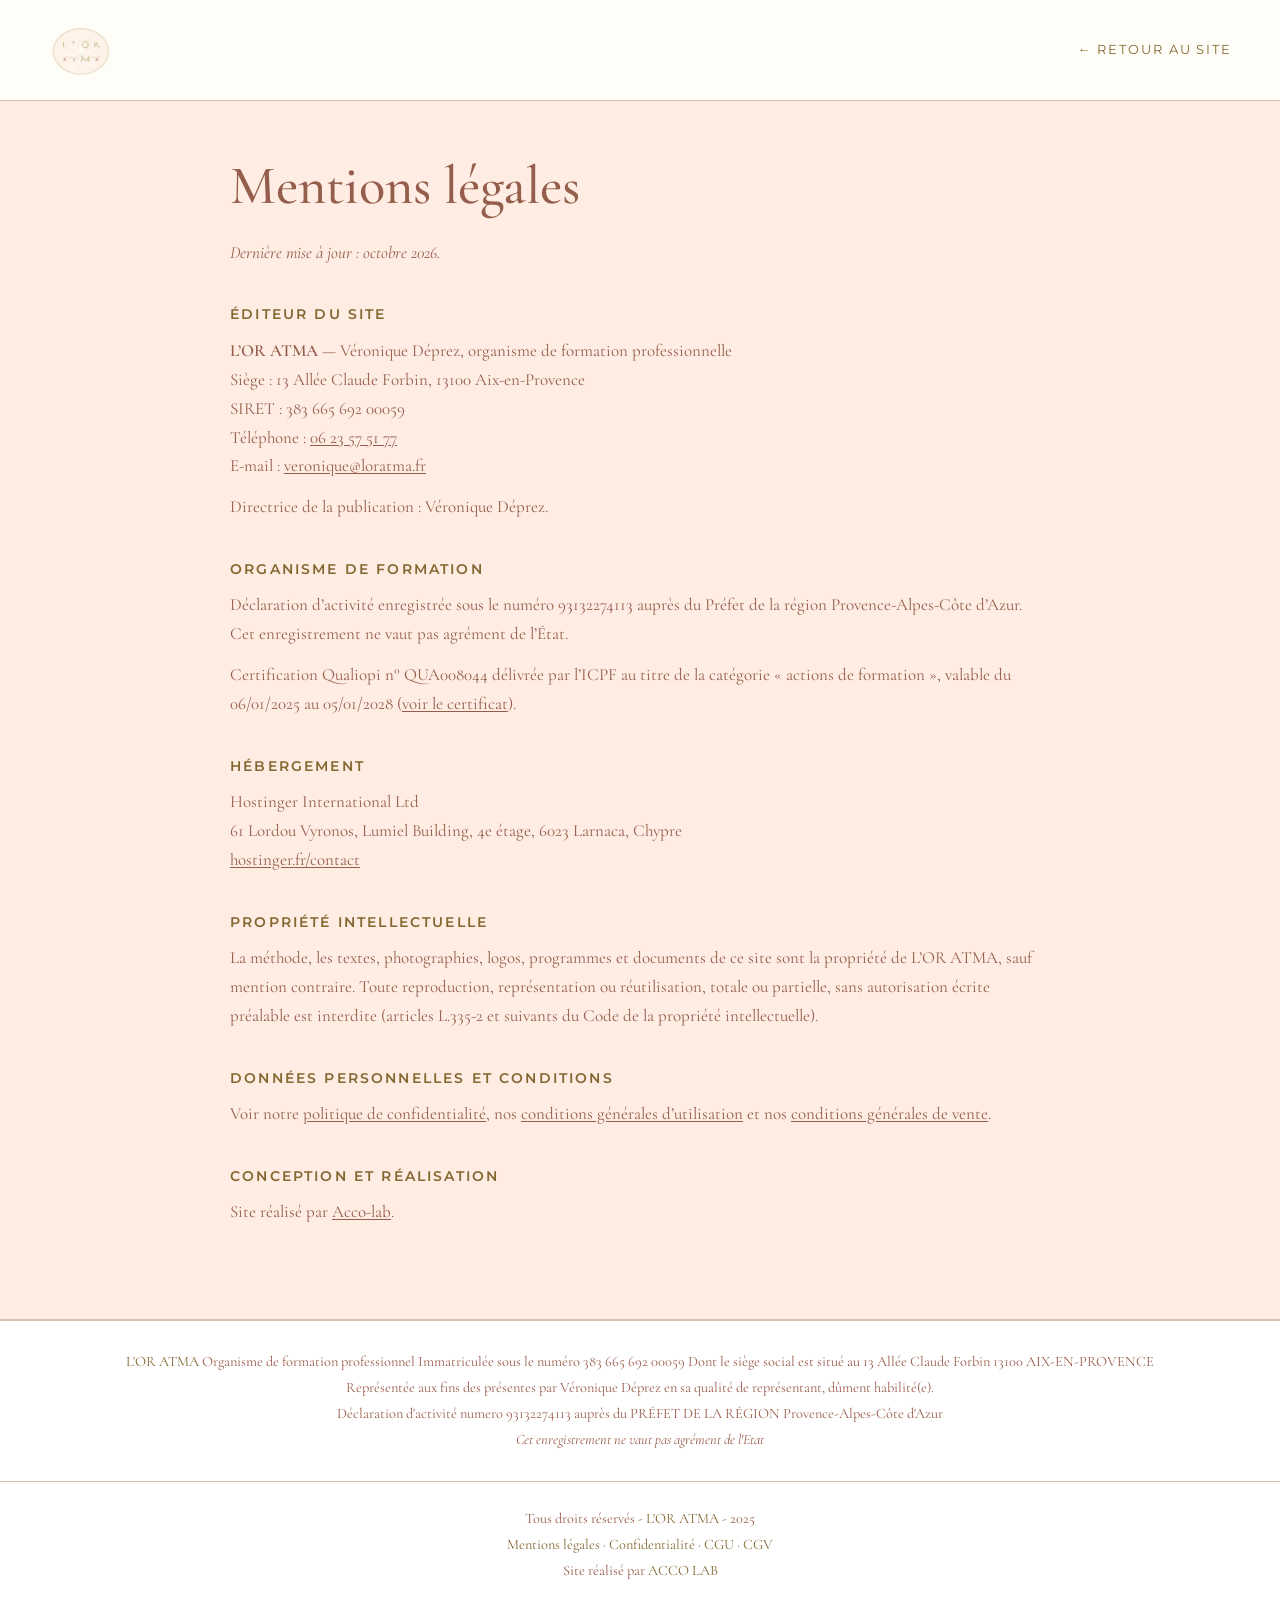
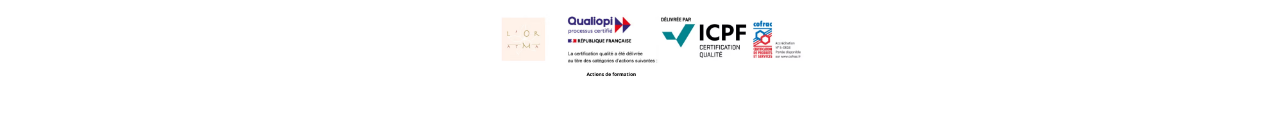
<file: mentions-legales.html>
<!DOCTYPE html>
<html lang="fr">
<head>
  <meta charset="UTF-8">
  <meta name="viewport" content="width=device-width, initial-scale=1.0">
  <title>Mentions légales - L’OR ATMA</title>
  <meta name="description" content="Mentions légales du site loratma.fr, organisme de formation L’OR ATMA.">
  <link rel="canonical" href="https://loratma.fr/mentions-legales.html">
  <meta name="robots" content="noindex, follow">
  <meta name="theme-color" content="#fff8f4">
  <link rel="icon" href="image/logo.png" type="image/png">
  <link rel="stylesheet" href="styles.css">
  <style>
    .legal-header { display: flex; align-items: center; justify-content: space-between; gap: 16px; padding: 18px 48px; background: #fffdf7; border-bottom: 1px solid var(--border); }
    .legal-header img { height: 64px; width: auto; display: block; }
    .legal-header a.legal-back { font-family: 'Montserrat', sans-serif; font-size: .75rem; letter-spacing: .15em; text-transform: uppercase; color: var(--gold-text); }
    .legal-page { width: min(820px, 100% - 40px); margin: 0 auto; padding: 56px 0 80px; }
    .legal-page h1 { font-size: clamp(2.2rem, 5vw, 3.2rem); font-weight: 500; line-height: 1.1; margin-bottom: .4em; }
    .legal-page h2 { font-family: 'Montserrat', sans-serif; font-size: .85rem; font-weight: 600; letter-spacing: .15em; text-transform: uppercase; color: var(--gold-text); margin: 2.4em 0 .7em; }
    .legal-page p, .legal-page li { margin-bottom: .7em; }
    .legal-page ul { padding-left: 1.3em; }
    .legal-page a { text-decoration: underline; text-underline-offset: 2px; }
    .legal-date { font-style: italic; }
    @media (max-width: 768px) { .legal-header { padding: 14px 20px; } .legal-header img { height: 48px; } }
  </style>
</head>
<body>
  <header class="legal-header">
    <a href="./" aria-label="L'OR ATMA, retour à l'accueil">
      <picture>
        <source srcset="image/logo.avif" type="image/avif">
        <source srcset="image/logo.webp" type="image/webp">
        <img src="image/logo.png" alt="L'OR ATMA" width="64" height="64">
      </picture>
    </a>
    <a class="legal-back" href="./">← Retour au site</a>
  </header>
  <main class="legal-page">
    <h1>Mentions légales</h1>
    <p class="legal-date">Dernière mise à jour : octobre 2026.</p>

    <h2>Éditeur du site</h2>
    <p><strong>L’OR ATMA</strong> — Véronique Déprez, organisme de formation professionnelle<br>
      Siège : 13 Allée Claude Forbin, 13100 Aix-en-Provence<br>
      SIRET : 383 665 692 00059<br>
      Téléphone : <a href="tel:+33623575177">06 23 57 51 77</a><br>
      E-mail : <a href="mailto:veronique@loratma.fr">veronique@loratma.fr</a></p>
    <p>Directrice de la publication : Véronique Déprez.</p>

    <h2>Organisme de formation</h2>
    <p>Déclaration d’activité enregistrée sous le numéro 93132274113 auprès du Préfet de la région Provence-Alpes-Côte d’Azur. Cet enregistrement ne vaut pas agrément de l’État.</p>
    <p>Certification Qualiopi n° QUA008044 délivrée par l’ICPF au titre de la catégorie « actions de formation », valable du 06/01/2025 au 05/01/2028 (<a href="image/certificat-QUA008044-2025-01-06T13_20_10.562Z%20(1).pdf" target="_blank" rel="noreferrer">voir le certificat</a>).</p>

    <h2>Hébergement</h2>
    <p>Hostinger International Ltd<br>
      61 Lordou Vyronos, Lumiel Building, 4e étage, 6023 Larnaca, Chypre<br>
      <a href="https://www.hostinger.fr/contact" target="_blank" rel="noreferrer">hostinger.fr/contact</a></p>

    <h2>Propriété intellectuelle</h2>
    <p>La méthode, les textes, photographies, logos, programmes et documents de ce site sont la propriété de L’OR ATMA, sauf mention contraire. Toute reproduction, représentation ou réutilisation, totale ou partielle, sans autorisation écrite préalable est interdite (articles L.335-2 et suivants du Code de la propriété intellectuelle).</p>

    <h2>Données personnelles et conditions</h2>
    <p>Voir notre <a href="confidentialite.html">politique de confidentialité</a>, nos <a href="cgu.html">conditions générales d’utilisation</a> et nos <a href="cgv.html">conditions générales de vente</a>.</p>

    <h2>Conception et réalisation</h2>
    <p>Site réalisé par <a href="https://acco-lab.fr" target="_blank" rel="noreferrer">Acco-lab</a>.</p>
  </main>

  <footer class="site-footer">
    <div class="footer-legal">
      <p class="footer-legal-text"><span class="lb-g">L</span><span class="lb-r">'</span><span class="lb-g">OR</span> <span class="lb-r">AT</span><span class="lb-g">M</span><span class="lb-r">A</span> Organisme de formation professionnel Immatriculée sous le numéro 383 665 692 00059 Dont le siège social est situé au 13 Allée Claude Forbin 13100 AIX-EN-PROVENCE<br>
      Représentée aux fins des présentes par Véronique Déprez en sa qualité de représentant, dûment habilité(e).<br>
      Déclaration d'activité numero 93132274113 auprès du PRÉFET DE LA RÉGION Provence-Alpes-Côte d'Azur<br>
      <em>Cet enregistrement ne vaut pas agrément de l'Etat</em></p>
    </div>
    <div class="footer-bottom">
      <div>
        <p>Tous droits réservés - <span class="lb-g">L</span><span class="lb-r">'</span><span class="lb-g">OR</span> <span class="lb-r">AT</span><span class="lb-g">M</span><span class="lb-r">A</span> - 2025</p>
        <p class="footer-links"><a href="mentions-legales.html">Mentions légales</a> · <a href="confidentialite.html">Confidentialité</a> · <a href="cgu.html">CGU</a> · <a href="cgv.html">CGV</a></p>
        <p>Site réalisé par <a href="https://acco-lab.fr/" target="_blank" rel="noreferrer">ACCO LAB</a></p>
      </div>
      <div class="footer-logos">
        <picture>
          <source srcset="image/logo-qualiopie.avif" type="image/avif">
          <source srcset="image/logo-qualiopie.webp" type="image/webp">
          <img src="image/logo-qualiopie.png" alt="Certificat Qualiopi" />
        </picture>
      </div>
    </div>
  </footer>
</body>
</html>
</file>
<file: styles.css>
/* Polices auto-hébergées (RGPD : aucun appel à Google Fonts) */
@font-face { font-family: 'Cormorant Garamond'; font-style: normal; font-weight: 300; font-display: swap; src: url('assets/fonts/cormorant-garamond-latin-300-normal.woff2') format('woff2'); }
@font-face { font-family: 'Cormorant Garamond'; font-style: normal; font-weight: 400; font-display: swap; src: url('assets/fonts/cormorant-garamond-latin-400-normal.woff2') format('woff2'); }
@font-face { font-family: 'Cormorant Garamond'; font-style: normal; font-weight: 500; font-display: swap; src: url('assets/fonts/cormorant-garamond-latin-500-normal.woff2') format('woff2'); }
@font-face { font-family: 'Cormorant Garamond'; font-style: normal; font-weight: 600; font-display: swap; src: url('assets/fonts/cormorant-garamond-latin-600-normal.woff2') format('woff2'); }
@font-face { font-family: 'Cormorant Garamond'; font-style: italic; font-weight: 300; font-display: swap; src: url('assets/fonts/cormorant-garamond-latin-300-italic.woff2') format('woff2'); }
@font-face { font-family: 'Cormorant Garamond'; font-style: italic; font-weight: 400; font-display: swap; src: url('assets/fonts/cormorant-garamond-latin-400-italic.woff2') format('woff2'); }
@font-face { font-family: 'Montserrat'; font-style: normal; font-weight: 300; font-display: swap; src: url('assets/fonts/montserrat-latin-300-normal.woff2') format('woff2'); }
@font-face { font-family: 'Montserrat'; font-style: normal; font-weight: 400; font-display: swap; src: url('assets/fonts/montserrat-latin-400-normal.woff2') format('woff2'); }
@font-face { font-family: 'Montserrat'; font-style: normal; font-weight: 500; font-display: swap; src: url('assets/fonts/montserrat-latin-500-normal.woff2') format('woff2'); }
@font-face { font-family: 'Montserrat'; font-style: normal; font-weight: 600; font-display: swap; src: url('assets/fonts/montserrat-latin-600-normal.woff2') format('woff2'); }

:root {
  --bg:        #ffede3;
  --bg-alt:    #ffede3;
  --surface:   #FFFFFF;
  --border:    #D4C3AC;
  --gold:      #C8A96E;
  --gold-dark: #C8A96E;
  --gold-light:#C8A96E;
  --gold-text: #846832; /* or assombri pour le texte : contraste AA (≥ 4.5:1) */
  --text:      #955e4c; /* assombri depuis #aa6d59 : contraste AA */
  --text-muted:#955e4c;
  --text-light:#9a5c4c; /* assombri depuis #c49487 : contraste AA */
  font-family: 'Cormorant Garamond', serif;
  font-size: 17px;
  line-height: 1.7;
  color: var(--text);
  background: var(--bg);
}

* {
  box-sizing: border-box;
  margin: 0;
  padding: 0;
}

html, body {
  min-height: 100%;
  width: 100%;
  overflow-x: hidden;
}

body {
  background: var(--bg);
  color: var(--text);
}

a {
  color: inherit;
  text-decoration: none;
}

button, input, textarea {
  font: inherit;
}

body {
  scroll-behavior: smooth;
}

/* ── HERO BANNER ── */
.hero-banner {
  position: relative;
  width: 100%;
  min-height: 88vh;
  background-image: url('image/loratmahT3.jpg');
  background-image: image-set(
    url('image/loratmahT3.avif') type('image/avif'),
    url('image/loratmahT3.webp') type('image/webp'),
    url('image/loratmahT3.jpg') type('image/jpeg')
  );
  background-size: cover;
  background-position: center 40%;
}

.hero-banner-overlay {
  position: absolute;
  inset: 0;
  background: linear-gradient(
    105deg,
    rgba(30, 18, 8, 0.62) 0%,
    rgba(30, 18, 8, 0.42) 50%,
    rgba(30, 18, 8, 0.12) 100%
  );
}

/* Chaque élément est positionné indépendamment */
.hb-ancestral,
.hb-title-main,
.hb-title-sub,
.hb-signature,
.hb-para {
  position: absolute;
  left: 80px;
  margin: 0;
  font-family: 'Cormorant Garamond', serif;
  font-style: italic;
  z-index: 1;
}

.hb-ancestral {
  top: 7vh;
  font-size: 1.3rem;
  color: var(--gold-text);
  letter-spacing: 0.04em;
}

.hb-title-main {
  top: 21vh;
  font-size: 3.2rem;
  color: #fffaf7;
  font-weight: 400;
}

.hb-title-sub {
  top: 31vh;
  font-size: 1.6rem;
  color: #fffaf7;
  font-weight: 400;
}

.hb-signature {
  top: 44vh;
  font-size: 3rem;
  color: var(--gold-text);
}

.hb-para {
  top: 72vh;
  font-size: 1.3rem;
  color: #fffaf7;
  line-height: 1.7;
}

.btn-gold {
  background: var(--gold);
  color: #fff;
  border: none;
  padding: 15px 32px;
  font-size: 0.88rem;
  font-weight: 500;
  letter-spacing: 0.1em;
  text-transform: uppercase;
  cursor: pointer;
  transition: background 0.2s;
}

.btn-gold:hover {
  background: var(--gold-dark);
}

.btn-outline-light {
  background: transparent;
  color: #fff;
  border: 1px solid rgba(255, 255, 255, 0.55);
  padding: 15px 32px;
  font-size: 0.88rem;
  font-weight: 400;
  letter-spacing: 0.1em;
  text-transform: uppercase;
  cursor: pointer;
  transition: border-color 0.2s, background 0.2s;
}

.btn-outline-light:hover {
  border-color: rgba(255, 255, 255, 0.9);
  background: rgba(255, 255, 255, 0.08);
}

@media (max-width: 780px) {
  .hero-banner {
    min-height: 100svh;
    display: flex;
    flex-direction: column;
    justify-content: flex-start;
    padding: 100px 28px 48px;
  }

  .hb-ancestral,
  .hb-title-main,
  .hb-title-sub,
  .hb-signature,
  .hb-para {
    position: static;
    left: auto;
    top: auto;
  }

  .hb-ancestral {
    font-size: 0.95rem;
    margin-bottom: 4vh;
  }

  .hb-title-main {
    font-size: 2.2rem;
    margin-bottom: 1vh;
  }

  .hb-title-sub {
    font-size: 1.4rem;
    margin-bottom: 10vh;
  }

  .hb-signature {
    font-size: 2rem;
    margin-bottom: 20vh;
  }

  .hb-para {
    font-size: 0.95rem;
    line-height: 1.65;
  }

}

/* ── HEADER ── */
.site-header {
  position: sticky;
  top: 0;
  z-index: 20;
  display: flex;
  justify-content: space-between;
  align-items: center;
  height: 96px;
  padding: 0 48px;
  background: rgba(255, 253, 248, 0.97);
  border-bottom: 1px solid var(--border);
  backdrop-filter: blur(8px);
  overflow: visible;
}

.header-brand {
  display: flex;
  flex-direction: column;
  align-items: center;
  gap: 4px;
}

.header-qualiopi {
  font-size: 0.62rem;
  letter-spacing: 0.12em;
  text-transform: uppercase;
  color: var(--gold-text);
  margin-top: -14px;
}

.logo-box {
  display: grid;
  place-items: center;
  width: 50px;
  height: 50px;
  background: var(--gold);
  color: #fff;
  font-family: 'Cormorant Garamond', serif;
  font-weight: 600;
  font-size: 26px;
  letter-spacing: 0.05em;
}

.header-logo {
  height: 90px;
  width: auto;
  object-fit: contain;
  display: block;
}

.header-brand h1 {
  font-family: 'Cormorant Garamond', serif;
  font-size: 1.5rem;
  font-weight: 500;
  letter-spacing: 0.12em;
  color: var(--text);
}

.eyebrow {
  text-transform: uppercase;
  letter-spacing: 0.22em;
  color: var(--gold-text);
  font-size: 0.72rem;
  font-weight: 500;
}

.main-nav {
  display: flex;
  gap: 32px;
  align-items: center;
}

.main-nav a {
  color: var(--text-muted);
  font-size: 0.9rem;
  font-weight: 400;
  letter-spacing: 0.06em;
  transition: color 0.2s;
}

.main-nav a:hover {
  color: var(--gold-text);
}

.cta-button {
  background: transparent;
  color: var(--gold-text);
  border: 1px solid var(--gold);
  padding: 12px 26px;
  font-size: 0.85rem;
  font-weight: 500;
  letter-spacing: 0.1em;
  cursor: pointer;
  transition: background 0.2s, color 0.2s;
}

.cta-button:hover {
  background: var(--gold);
  color: #fff;
}

/* ── HERO ── */
.hero {
  display: grid;
  grid-template-columns: 1fr auto;
  gap: 72px;
  padding: 96px 80px;
  align-items: center;
  background: #fffaf8;
  max-width: 100%;
  position: relative;
}

.hero-visual {
  position: relative;
  z-index: 1;
  width: 460px;
  flex-shrink: 0;
  display: flex;
  flex-direction: column;
  align-items: center;
  gap: 36px;
}

.hero-visual img {
  width: 100%;
  height: auto;
  display: block;
}

.hero-copy {
  position: relative;
  z-index: 1;
  font-family: 'Cormorant Garamond', serif;
  font-style: italic;
}

.hero-copy-title {
  font-family: 'Cormorant Garamond', serif;
  font-style: italic;
  font-weight: 400;
  font-size: 2.4rem;
  color: var(--text);
  line-height: 1.2;
  margin-bottom: 28px;
}

.hero-copy-p {
  font-family: 'Cormorant Garamond', serif;
  font-style: italic;
  font-size: 1.15rem;
  color: var(--text-muted);
  line-height: 1.75;
  margin-bottom: 18px;
  max-width: 640px;
}

.hero-copy-small {
  font-family: 'Cormorant Garamond', serif;
  font-style: italic;
  font-size: 0.88rem;
  color: var(--text-muted);
  margin-top: 24px;
  letter-spacing: 0.02em;
}

.hero-actions {
  display: flex;
  gap: 16px;
  margin-top: 36px;
}

.hero-actions button {
  padding: 14px 28px;
  border: none;
  cursor: pointer;
  font-weight: 500;
  letter-spacing: 0.08em;
  font-size: 0.9rem;
}

.hero-actions .secondary {
  background: transparent;
  color: var(--text);
  border: 1px solid var(--border);
}

.hero-lead {
  font-size: 1.05rem;
  color: var(--text-muted);
}

.hero-quote {
  font-family: 'Cormorant Garamond', serif;
  font-size: 1.25rem;
  font-style: italic;
  font-weight: 400;
  color: var(--gold-text);
  letter-spacing: 0.02em;
  border-left: 2px solid var(--gold-light);
  padding-left: 18px;
  margin: 4px 0;
}

.formations-quote {
  font-size: 2rem !important;
  border-left: none;
  padding-left: 0;
  text-align: center;
  margin: 12px auto;
}

.hero-points {
  list-style: none;
  display: grid;
  gap: 10px;
  margin: 4px 0;
}

.hero-points li {
  color: var(--text-muted);
  font-size: 0.95rem;
  padding-left: 18px;
  position: relative;
}

.hero-points li::before {
  content: '';
  position: absolute;
  left: 0;
  top: 11px;
  width: 6px;
  height: 1px;
  background: var(--gold);
}

.hero-points strong {
  color: var(--text);
  font-weight: 600;
}

.hero-visual {
  display: flex;
  justify-content: center;
  align-items: center;
  position: relative;
  z-index: 1;
}

.hero-arch {
  width: 320px;
  height: 440px;
  border-radius: 160px 160px 0 0;
  overflow: hidden;
  flex-shrink: 0;
}

.hero-arch img {
  width: 100%;
  height: 100%;
  object-fit: cover;
  object-position: center top;
  display: block;
}

/* ── SECTIONS ── */
.section {
  padding: 80px 48px;
}

.section-fullwidth {
  width: 100%;
  padding: 80px 48px;
}

.alt {
  background: var(--bg-alt);
}

.section-header {
  max-width: 960px;
  margin-bottom: 48px;
}

.section-header h3 {
  font-family: 'Cormorant Garamond', serif;
  font-size: clamp(1.8rem, 2.4vw, 2.6rem);
  font-weight: 400;
  letter-spacing: 0.02em;
  color: var(--text);
  margin-bottom: 4px;
}

.section-header h3::after {
  content: '';
  display: block;
  width: 48px;
  height: 1px;
  background: var(--gold);
  margin-top: 14px;
  margin-bottom: 0;
}

.section-header p {
  margin-top: 20px;
  color: var(--text-muted);
  max-width: 640px;
  font-size: 0.97rem;
}

/* ── SECTION GRID ── */
.section-grid {
  display: grid;
  gap: 40px;
}

/* ── PRESENTATION ── */
.presentation-section {
  background: var(--bg-alt);
  padding: 56px 48px;
}

.presentation-header {
  text-align: center;
  max-width: 760px;
  margin: 0 auto 52px;
}

.presentation-header .eyebrow {
  margin-bottom: 12px;
}

.presentation-header h3 {
  font-family: 'Cormorant Garamond', serif;
  font-size: clamp(2.2rem, 3vw, 3.2rem);
  font-weight: 400;
  color: var(--text);
  letter-spacing: 0.04em;
  margin-bottom: 20px;
}

.presentation-header h3::after {
  content: '';
  display: block;
  width: 40px;
  height: 1px;
  background: var(--gold);
  margin: 14px auto 0;
}

.presentation-header p {
  color: var(--text-muted);
  font-size: 0.97rem;
  line-height: 1.8;
  margin-bottom: 8px;
}

/* Méthode 3-colonnes */
.methode-layout {
  display: grid;
  grid-template-columns: 1fr 360px 1fr;
  gap: 48px;
  align-items: center;
  max-width: 1200px;
  margin: 0 auto;
}

.methode-col {
  display: flex;
  flex-direction: column;
  gap: 36px;
  justify-content: space-between;
  opacity: 0;
  transition: opacity 0.9s ease, transform 0.9s ease;
}

.methode-col:first-child {
  transform: translateX(160px);
}

.methode-col:last-child {
  transform: translateX(-160px);
  transition-delay: 0.1s;
}

.methode-layout.is-visible .methode-col {
  opacity: 1;
  transform: translateX(0);
}

.methode-block h4 {
  font-family: 'Cormorant Garamond', serif;
  font-size: 1.25rem;
  font-weight: 700;
  color: var(--gold-text);
  margin-bottom: 10px;
  padding-bottom: 8px;
  border-bottom: 1px solid var(--border);
}

.methode-block p {
  font-size: 0.93rem;
  line-height: 1.8;
  color: var(--text-muted);
  margin-bottom: 6px;
}

.methode-photo-wrap {
  width: 100%;
  display: flex;
  justify-content: center;
}

.methode-photo-wrap picture,
.methode-photo-wrap img {
  width: 100%;
  height: auto;
  display: block;
}

@media (max-width: 900px) {
  .methode-layout {
    grid-template-columns: 1fr;
    overflow: hidden;
  }

  .methode-photo-wrap {
    width: 100%;
    height: auto;
    order: -1;
  }

  .methode-col:first-child {
    transform: translateY(40px);
  }

  .methode-col:last-child {
    transform: translateY(40px);
  }

  .methode-layout.is-visible .methode-col {
    opacity: 1;
    transform: translateY(0);
  }

  .presentation-section {
    padding: 48px 24px;
    overflow: hidden;
  }
}

/* ── BADGES ── */
.badge-row {
  display: flex;
  gap: 12px;
  flex-wrap: wrap;
  margin-top: 8px;
}

.badge {
  background: var(--surface);
  border: 1px solid var(--gold-light);
  color: var(--gold-text);
  padding: 10px 18px;
  text-transform: uppercase;
  letter-spacing: 0.14em;
  font-size: 0.75rem;
  font-weight: 500;
}

/* ── CARDS ── */
.cards-grid {
  display: grid;
  grid-template-columns: repeat(3, minmax(0, 1fr));
  gap: 28px;
}

.card {
  background: var(--surface);
  border: 1px solid var(--border);
  padding: 36px 28px;
  display: grid;
  gap: 14px;
  position: relative;
}

.card::before {
  content: '';
  display: block;
  width: 32px;
  height: 2px;
  background: var(--gold);
  margin-bottom: 6px;
}

.card h4 {
  font-family: 'Cormorant Garamond', serif;
  font-size: 1.3rem;
  font-weight: 500;
  color: var(--text);
  letter-spacing: 0.02em;
}

.card p {
  color: var(--text-muted);
  font-size: 0.93rem;
  line-height: 1.65;
}

.card ul {
  display: grid;
  gap: 8px;
  color: var(--text-muted);
  font-size: 0.93rem;
}

.card a {
  margin-top: 8px;
  display: inline-block;
  color: var(--gold-text);
  font-weight: 500;
  font-size: 0.88rem;
  letter-spacing: 0.08em;
  border-bottom: 1px solid var(--gold-light);
  padding-bottom: 2px;
}

.card-visual {
  background: var(--bg-alt);
  min-height: 160px;
  display: grid;
  place-items: center;
  color: var(--text-light);
  text-transform: uppercase;
  font-size: 0.88rem;
  letter-spacing: 0.12em;
  border: 1px solid var(--border);
}

/* ── FORMATIONS ── */
.formations-section {
  padding: 96px 48px;
  background: #fffaf8;
  position: relative;
}

.formations-section::before {
  content: '';
  position: absolute;
  inset: 0;
  background: rgba(255, 251, 244, 0.72);
  pointer-events: none;
}

.formations-header {
  text-align: center;
  max-width: 680px;
  margin: 0 auto 64px;
  position: relative;
  z-index: 1;
}

.formations-header .eyebrow {
  margin-bottom: 14px;
}

.formations-header h3 {
  font-family: 'Cormorant Garamond', serif;
  font-size: clamp(2.4rem, 3.2vw, 3.6rem);
  font-weight: 400;
  color: var(--text);
  margin-bottom: 20px;
}

.formations-header h3::after {
  content: '';
  display: block;
  width: 40px;
  height: 1px;
  background: var(--gold);
  margin: 14px auto 0;
}

.formations-header p {
  color: var(--text-muted);
  font-size: 0.95rem;
  line-height: 1.75;
}

.formations-initiation {
  font-size: 0.9rem;
  color: var(--gold-text);
  font-style: italic;
  margin-top: 20px !important;
  margin-bottom: 4px !important;
}

.formations-grid {
  display: grid;
  grid-template-columns: repeat(2, minmax(0, 1fr));
  gap: 40px;
  max-width: 900px;
  margin: 0 auto;
  position: relative;
  z-index: 1;
}

.formation-card {
  display: flex;
  flex-direction: column;
  align-items: center;
  text-align: center;
  transition: transform 0.3s;
}

.formation-card:hover {
  transform: translateY(-6px);
}


/* Arche formation */
.formation-arch-wrap {
  width: 100%;
  display: flex;
  justify-content: center;
  margin-bottom: 32px;
}

.formation-arch {
  width: 100%;
  height: 380px;
  overflow: hidden;
  box-shadow: 0 12px 40px rgba(120, 80, 30, 0.18);
  transition: box-shadow 0.3s;
}

.formation-card:hover .formation-arch {
  box-shadow: 0 20px 56px rgba(120, 80, 30, 0.26);
}

.formation-arch img {
  width: 100%;
  height: 100%;
  object-fit: cover;
  object-position: center top;
  display: block;
  transition: transform 0.5s ease;
}

.formation-card:hover .formation-arch img {
  transform: scale(1.05);
}

.formation-tag {
  display: inline-block;
  background: rgba(255, 253, 248, 0.9);
  color: var(--gold-text);
  font-size: 0.75rem;
  font-weight: 600;
  letter-spacing: 0.2em;
  text-transform: uppercase;
  padding: 6px 18px;
  border: 1px solid var(--gold-light);
  margin-bottom: 10px;
}

.formation-card-body {
  padding: 0 12px 8px;
  display: flex;
  flex-direction: column;
  align-items: center;
  gap: 14px;
  flex: 1;
  width: 100%;
}

.formation-card-body h4 {
  font-family: 'Cormorant Garamond', serif;
  font-size: 1.9rem;
  font-weight: 600;
  color: var(--gold-text);
  letter-spacing: 0.06em;
  line-height: 1.15;
  text-transform: uppercase;
  text-align: center;
}

.formation-card-body h4 .lb-r,
.formation-card-body h4 .lb-g {
  color: var(--gold-text);
}

.formation-card-body > p {
  color: var(--text-muted);
  font-size: 1rem;
  line-height: 1.75;
  flex: 1;
}

.formation-card-footer {
  display: flex;
  flex-direction: column;
  align-items: center;
  gap: 14px;
  margin-top: 8px;
  padding-top: 22px;
  border-top: 1px solid var(--border);
  width: 100%;
}

.formation-price {
  font-family: 'Cormorant Garamond', serif;
  font-size: 1.5rem;
  font-weight: 500;
  color: var(--gold-text);
  letter-spacing: 0.04em;
}

.btn-formation {
  background: transparent;
  color: var(--gold-text);
  border: 1px solid var(--gold-light);
  padding: 10px 28px;
  font-size: 0.78rem;
  font-weight: 500;
  letter-spacing: 0.12em;
  text-transform: uppercase;
  cursor: pointer;
  transition: background 0.2s, color 0.2s, border-color 0.2s;
}

.btn-formation:hover {
  background: var(--gold);
  color: #fff;
  border-color: var(--gold);
}

@media (max-width: 1100px) {
  .formations-grid {
    grid-template-columns: repeat(2, minmax(0, 1fr));
    max-width: 720px;
  }

  .formations-section {
    padding: 72px 24px;
  }
}

/* ── CREDO BANDEAU ── */
.credo-section {
  background: #e1c8a3; /* = or à 55 % d'opacité, sans rendre le texte transparent */
  overflow: hidden;
  padding: 14px 0;
  white-space: nowrap;
}

.credo-track {
  display: inline-flex;
  align-items: center;
  gap: 40px;
  animation: credoScroll 28s linear infinite;
}

.credo-section:hover .credo-track {
  animation-play-state: paused;
}

@keyframes credoScroll {
  0%   { transform: translateX(0); }
  100% { transform: translateX(-50%); }
}

.credo-item {
  display: inline-flex;
  align-items: center;
  gap: 10px;
  flex-shrink: 0;
}

.credo-label {
  font-family: 'Cormorant Garamond', serif;
  font-size: 1.05rem;
  font-weight: 500;
  color: #675127; /* texte foncé : contraste AA sur le bandeau or */
  letter-spacing: 0.06em;
  white-space: nowrap;
}

.credo-sep {
  color: rgba(103, 81, 39, 0.6);
  font-size: 0.9rem;
}

.credo-text {
  color: #675127;
  font-size: 0.85rem;
  white-space: nowrap;
}

.credo-dot {
  color: rgba(103, 81, 39, 0.6);
  font-size: 0.6rem;
  flex-shrink: 0;
}

/* ── AVIS ── */
.avis-section {
  background: #fffaf8;
  border-top: 2px solid var(--border);
  border-bottom: 2px solid var(--border);
  padding: 52px 48px;
  text-align: center;
}

.avis-inner {
  max-width: 700px;
  margin: 0 auto;
  display: flex;
  flex-direction: column;
  align-items: center;
  gap: 20px;
}

.avis-inner .eyebrow {
  margin-bottom: -4px;
}

.avis-carousel {
  width: 100%;
  position: relative;
  min-height: 120px;
}

.avis-slide {
  display: none;
  flex-direction: column;
  align-items: center;
  gap: 14px;
  animation: avisFade 0.5s ease;
}

.avis-slide--active {
  display: flex;
}

@keyframes avisFade {
  from { opacity: 0; transform: translateY(8px); }
  to   { opacity: 1; transform: translateY(0); }
}

.avis-quote {
  font-family: 'Cormorant Garamond', serif;
  font-size: clamp(1.2rem, 1.8vw, 1.6rem);
  font-weight: 300;
  font-style: italic;
  color: var(--text);
  line-height: 1.65;
  letter-spacing: 0.01em;
  border: none;
  padding: 0;
  margin: 0;
}

.avis-quote::before {
  content: '';
  display: block;
  width: 36px;
  height: 1px;
  background: var(--gold);
  margin: 0 auto 20px;
}

.avis-author {
  color: var(--gold-text);
  font-size: 0.82rem;
  font-weight: 500;
  letter-spacing: 0.14em;
  text-transform: uppercase;
}

.avis-dots {
  display: flex;
  gap: 8px;
  justify-content: center;
}

.avis-dot {
  width: 8px;
  height: 8px;
  border-radius: 50%;
  border: 1px solid var(--gold);
  background: transparent;
  cursor: pointer;
  padding: 0;
  transition: background 0.2s;
}

.avis-dot--active {
  background: var(--gold);
}

/* ── À PROPOS ── */
.apropos-section {
  display: grid;
  grid-template-columns: 1fr 420px;
  gap: 80px;
  padding: 96px 80px;
  align-items: center;
  background: #ffede3;
  background: var(--bg-alt);
  border-top: 2px solid var(--border);
}

.apropos-content {
  display: flex;
  flex-direction: column;
  gap: 18px;
}

.apropos-content .eyebrow {
  margin-bottom: 4px;
}

.apropos-content h3 {
  font-family: 'Cormorant Garamond', serif;
  font-size: clamp(2rem, 2.8vw, 3rem);
  font-weight: 400;
  color: var(--text);
  letter-spacing: 0.04em;
  margin-bottom: 4px;
}

.apropos-content h3::after {
  content: '';
  display: block;
  width: 40px;
  height: 1px;
  background: var(--gold);
  margin-top: 14px;
}

.apropos-content p {
  color: var(--text-muted);
  font-size: 0.97rem;
  line-height: 1.8;
}

.apropos-valeurs {
  font-family: 'Cormorant Garamond', serif;
  font-size: 1.15rem !important;
  font-style: italic;
  color: var(--gold-text) !important;
  letter-spacing: 0.02em;
}

.apropos-futur {
  font-family: 'Cormorant Garamond', serif;
  font-style: italic;
  font-size: 1rem;
  color: var(--text-muted);
  line-height: 1.75;
  margin-top: 20px;
  border-left: 2px solid var(--gold);
  padding-left: 16px;
}

.apropos-visual {
  display: flex;
  justify-content: center;
}

.apropos-arch {
  width: 340px;
  height: 480px;
  overflow: hidden;
  box-shadow: 0 16px 48px rgba(120, 80, 30, 0.18);
}

.apropos-arch img {
  width: 100%;
  height: 100%;
  object-fit: cover;
  object-position: center top;
  display: block;
}

@media (max-width: 960px) {
  .apropos-section {
    grid-template-columns: 1fr;
    padding: 72px 24px;
    gap: 48px;
  }

  .apropos-visual {
    order: -1;
  }

  .apropos-arch {
    width: 260px;
    height: 360px;
  }
}

/* ── QUALIOPI SECTION ── */
.qualite-section {
  background: var(--bg-alt);
  padding: 56px 48px;
  border-top: 2px solid var(--border);
  border-bottom: 2px solid var(--border);
  font-family: 'Montserrat', sans-serif;
}

.qualite-section *:not(.eyebrow) {
  font-family: 'Montserrat', sans-serif;
  font-style: normal;
}

.qualite-top {
  display: grid;
  grid-template-columns: 1.6fr 1fr 1fr;
  gap: 18px;
  align-items: stretch;
  margin-bottom: 20px;
}

.qualite-header {
  background: var(--surface);
  border: 1px solid var(--border);
  border-top: 2px solid var(--gold);
  padding: 28px 28px;
  display: flex;
  flex-direction: column;
  justify-content: center;
}

.qualite-header .eyebrow {
  margin-bottom: 10px;
}

.qualite-header h3 {
  font-family: 'Montserrat', sans-serif;
  font-size: clamp(1.3rem, 1.7vw, 1.8rem);
  font-weight: 400;
  color: var(--text);
  margin-bottom: 10px;
  line-height: 1.15;
}

.qualite-header h3::after {
  content: '';
  display: block;
  width: 32px;
  height: 1px;
  background: var(--gold);
  margin-top: 10px;
}

.qualite-header p {
  margin-top: 12px;
  color: var(--text-muted);
  font-size: 0.82rem;
  line-height: 1.7;
}

/* ── METRICS ── */
.metrics-row {
  display: grid;
  grid-template-columns: repeat(4, minmax(0, 1fr));
  gap: 16px;
  margin-bottom: 20px;
}

.metric-card {
  background: var(--surface);
  border: 1px solid var(--border);
  border-top: 2px solid var(--gold);
  padding: 28px 20px;
  text-align: center;
  display: flex;
  flex-direction: column;
  align-items: center;
  justify-content: center;
  gap: 10px;
}

.metric-card span {
  display: block;
  font-family: 'Montserrat', sans-serif;
  font-size: 3rem;
  font-weight: 300;
  color: var(--gold-text);
  line-height: 1;
  letter-spacing: -0.02em;
}

.metric-card span small {
  font-size: 1.4rem;
  opacity: 0.8;
  color: #5e4a24; /* plus foncé pour rester ≥ 4.5:1 malgré l'opacité */
}

.metric-card p {
  color: var(--text-muted);
  font-size: 0.68rem;
  letter-spacing: 0.14em;
  text-transform: uppercase;
  font-weight: 500;
}

/* ── LEGAL BOX ── */
.legal-box {
  background: var(--surface);
  border: 1px solid var(--border);
  padding: 28px 36px;
  width: 100%;
}

.legal-intro {
  font-size: 0.65rem;
  text-transform: uppercase;
  letter-spacing: 0.22em;
  color: var(--gold-text);
  font-weight: 600;
  margin-bottom: 16px;
}

.legal-list {
  list-style: none;
  display: grid;
  gap: 0;
}

.legal-list li {
  display: grid;
  grid-template-columns: 220px 1fr;
  gap: 24px;
  padding: 11px 0;
  border-bottom: 1px solid var(--border);
  align-items: baseline;
  font-size: 0.82rem;
  line-height: 1.5;
}

.legal-list li:last-child {
  border-bottom: none;
}

.legal-list li span {
  color: var(--text-light);
  font-size: 0.72rem;
  letter-spacing: 0.04em;
  font-weight: 500;
  text-transform: uppercase;
  padding-top: 2px;
}

.legal-list li strong {
  color: var(--text);
  font-weight: 600;
}

.legal-list li:not(:has(strong)) {
  color: var(--text-muted);
  font-style: italic;
}

@media (max-width: 1000px) {
  .qualite-top {
    grid-template-columns: 1fr 1fr;
    grid-template-rows: auto auto;
  }

  .qualite-header {
    grid-column: 1 / -1;
  }

  .qualite-section {
    padding: 72px 24px;
  }

  .legal-box {
    padding: 28px 24px;
  }

  .legal-list li {
    grid-template-columns: 1fr;
    gap: 4px;
  }
}

/* ── CONTACT ── */
.contact-panel {
  position: relative;
  display: flex;
  align-items: stretch;
  min-height: 520px;
  background: var(--bg-alt);
  border-top: 2px solid var(--border);
  border-bottom: 2px solid var(--border);
  overflow: hidden;
}

.contact-img-side {
  position: relative;
  width: 52%;
  flex-shrink: 0;
}

.contact-img-side img {
  width: 100%;
  height: 100%;
  object-fit: cover;
  object-position: center top;
  display: block;
}

.contact-img-fade {
  position: absolute;
  inset: 0;
  background: linear-gradient(to left, transparent 35%, #ffede3 92%);
}

.contact-content {
  position: relative;
  z-index: 1;
  flex: 1;
  padding: 72px 64px 72px 40px;
  display: flex;
  flex-direction: column;
  justify-content: center;
  gap: 20px;
}

.contact-content .eyebrow {
  margin-bottom: -8px;
  color: var(--gold-text);
}

.contact-content h3 {
  font-family: 'Cormorant Garamond', serif;
  font-size: clamp(2rem, 2.8vw, 3rem);
  font-weight: 400;
  color: var(--text);
  line-height: 1.1;
}

.contact-content h3::after {
  content: '';
  display: block;
  width: 40px;
  height: 1px;
  background: var(--gold);
  margin-top: 14px;
}

.contact-content > p {
  color: var(--text-muted);
  font-size: 0.97rem;
  line-height: 1.75;
  max-width: 400px;
}

.contact-info {
  display: flex;
  flex-direction: column;
  gap: 0;
  border-top: 1px solid var(--border);
}

.contact-info-line {
  display: flex;
  flex-direction: column;
  padding: 14px 0;
  border-bottom: 1px solid var(--border);
  gap: 3px;
}

.contact-info-line span {
  font-size: 0.72rem;
  text-transform: uppercase;
  letter-spacing: 0.16em;
  color: var(--text-light);
  font-weight: 500;
}

.contact-info-line strong {
  font-size: 1.1rem;
  color: var(--text);
  font-weight: 500;
}

.contact-info-line a[href^="tel"] {
  font-family: ui-sans-serif, system-ui, sans-serif;
  font-size: 1.4rem;
  font-weight: 400;
  color: var(--text);
  border-bottom: 1px solid var(--gold-light);
  width: fit-content;
}

.contact-info-line a {
  font-size: 1.05rem;
  color: var(--gold-text);
  border-bottom: 1px solid var(--gold-light);
  width: fit-content;
}

.contact-note {
  color: var(--text-muted);
  font-size: 0.92rem;
  font-style: italic;
  line-height: 1.7;
}

.contact-actions {
  display: flex;
  gap: 14px;
  flex-wrap: wrap;
  margin-top: 4px;
}

.btn-outline-gold {
  display: inline-flex;
  align-items: center;
  justify-content: center;
  background: transparent;
  color: var(--gold-text);
  border: 1px solid var(--gold);
  padding: 13px 28px;
  font-size: 0.85rem;
  font-weight: 500;
  letter-spacing: 0.1em;
  text-transform: uppercase;
  cursor: pointer;
  transition: background 0.2s, color 0.2s;
}

.btn-outline-gold:hover {
  background: var(--gold);
  color: #fff;
}

.contact-card {
  background: var(--surface);
  border: 1px solid var(--border);
  padding: 40px 32px;
  display: grid;
  gap: 16px;
  align-content: center;
}

.card-visual {
  background: var(--bg-alt);
  min-height: 140px;
  display: grid;
  place-items: center;
  color: var(--gold-text);
  font-family: 'Cormorant Garamond', serif;
  font-size: 1.6rem;
  font-weight: 400;
  letter-spacing: 0.12em;
}

@media (max-width: 860px) {
  .contact-panel {
    flex-direction: column;
  }

  .contact-img-side {
    width: 100%;
    height: 280px;
  }

  .contact-img-fade {
    background: linear-gradient(to bottom, transparent 40%, #F5EFE6 90%);
  }

  .contact-content {
    padding: 40px 24px 56px;
  }
}

/* ── LINK BUTTON ── */
.link-button {
  display: inline-block;
  margin-top: 20px;
  background: var(--gold);
  color: #fff;
  padding: 13px 28px;
  font-weight: 500;
  font-size: 0.88rem;
  letter-spacing: 0.1em;
  text-transform: uppercase;
  transition: background 0.2s;
}

.link-button:hover {
  background: var(--gold-dark);
}

/* ── DOCUMENTS ── */
.documents-section {
  background: var(--bg);
}

.documents-list {
  display: grid;
  grid-template-columns: repeat(4, minmax(0, 1fr));
  gap: 16px;
}

.documents-list a {
  display: block;
  background: var(--surface);
  border: 1px solid var(--border);
  color: var(--text-muted);
  padding: 20px 22px;
  font-size: 0.88rem;
  transition: border-color 0.2s, color 0.2s;
}

.documents-list a:hover {
  border-color: var(--gold);
  color: var(--gold-text);
}

/* ── MISC ── */
.section-split {
  display: grid;
  grid-template-columns: 1fr 1fr;
  gap: 48px;
}

.section-split h4,
.section-split p,
.section-split ul {
  color: var(--text-muted);
}

.section-split ul {
  list-style: disc inside;
  margin-top: 18px;
}

.process-grid {
  display: grid;
  grid-template-columns: repeat(4, minmax(0, 1fr));
  gap: 20px;
}

.process-grid article {
  background: var(--surface);
  border: 1px solid var(--border);
  padding: 26px;
}

.process-grid h4 {
  margin-bottom: 14px;
  color: var(--text);
}

.card-row {
  display: grid;
  grid-template-columns: repeat(3, minmax(0, 1fr));
  gap: 24px;
}

.card-simple {
  background: var(--surface);
  border: 1px solid var(--border);
  padding: 26px;
}

.contact-details {
  display: grid;
  grid-template-columns: 1fr 1fr;
  gap: 36px;
}

.contact-details button {
  margin-top: 18px;
  padding: 13px 24px;
  border: none;
  background: var(--gold);
  color: #fff;
  font-weight: 500;
  cursor: pointer;
  letter-spacing: 0.08em;
}

.testimonials-row {
  display: grid;
  grid-template-columns: repeat(2, minmax(0, 1fr));
  gap: 24px;
}

.testimonial-card {
  background: var(--surface);
  border: 1px solid var(--border);
  padding: 28px;
}

.testimonial-card p {
  color: var(--text-muted);
}

.testimonial-card span {
  display: block;
  margin-top: 18px;
  color: var(--gold-text);
  font-weight: 500;
  font-size: 0.88rem;
}

.faq-grid {
  display: grid;
  grid-template-columns: repeat(3, minmax(0, 1fr));
  gap: 22px;
}

.faq-grid article {
  background: var(--surface);
  border: 1px solid var(--border);
  padding: 26px;
}

.contact-form {
  display: grid;
}

.form-card {
  background: var(--surface);
  border: 1px solid var(--border);
  padding: 36px;
  max-width: 620px;
}

.form-card form {
  display: grid;
  gap: 18px;
}

.form-card label {
  display: grid;
  gap: 8px;
  color: var(--text-muted);
  font-size: 0.9rem;
}

.form-card input,
.form-card textarea {
  background: var(--bg);
  border: 1px solid var(--border);
  color: var(--text);
  padding: 13px 16px;
}

.form-card textarea {
  min-height: 140px;
  resize: vertical;
}

.form-card button {
  background: var(--gold);
  color: #fff;
  border: none;
  padding: 14px 20px;
  font-weight: 500;
  cursor: pointer;
  letter-spacing: 0.08em;
}

/* ── IMAGE PLACEHOLDER ── */
.image-placeholder {
  width: 100%;
  min-height: 420px;
  background: var(--bg-alt);
  display: grid;
  place-items: center;
  color: var(--text-light);
  font-size: 1rem;
  text-transform: uppercase;
  letter-spacing: 0.1em;
  border: 1px solid var(--border);
}

/* ── FOOTER ── */
.site-footer {
  border-top: 2px solid var(--border);
  background: var(--surface);
  display: flex;
  flex-direction: column;
  gap: 0;
}

.footer-legal {
  padding: 28px 48px;
  border-bottom: 1px solid var(--border);
  text-align: center;
}

.footer-legal-text {
  color: var(--text-muted);
  font-size: 0.82rem;
  line-height: 1.85;
}

.footer-legal-text em {
  font-style: italic;
}

.footer-bottom {
  padding: 24px 48px;
  display: flex;
  flex-direction: column;
  align-items: center;
  gap: 20px;
  text-align: center;
}

.site-footer p {
  color: var(--text-light);
  font-size: 0.85rem;
  line-height: 1.8;
}

.site-footer p a {
  color: var(--gold-text);
}

.footer-logos {
  display: flex;
  gap: 14px;
  align-items: center;
}

.footer-logos img {
  height: 88px;
  width: auto;
  object-fit: contain;
}

.footer-logos span {
  background: var(--bg-alt);
  padding: 10px 14px;
  border: 1px solid var(--border);
  color: var(--text-muted);
  font-size: 0.85rem;
}

/* ── L'OR ATMA brand coloring ── */
.lb-g { color: var(--gold-text); }
.lb-r { color: var(--gold-text); }

/* ── COOKIE BANNER ── */
.cookie-banner {
  position: fixed;
  bottom: 20px;
  left: 50%;
  transform: translateX(-50%);
  width: min(680px, calc(100vw - 32px));
  z-index: 200;
  display: flex;
  justify-content: space-between;
  align-items: center;
  gap: 20px;
  background: var(--surface);
  padding: 16px 24px;
  border: 1px solid var(--border);
  border-top: 2px solid var(--gold);
  box-shadow: 0 8px 40px rgba(0,0,0,0.13);
  color: var(--text-muted);
  font-size: 0.875rem;
  line-height: 1.5;
}

.cookie-banner strong {
  color: var(--text);
}

.cookie-banner button {
  background: var(--gold);
  color: #fff;
  border: none;
  padding: 10px 22px;
  cursor: pointer;
  font-size: 0.82rem;
  font-weight: 500;
  letter-spacing: 0.08em;
  text-transform: uppercase;
  white-space: nowrap;
  flex-shrink: 0;
  transition: background 0.2s;
}

.cookie-banner button:hover {
  background: var(--gold-dark);
}

/* ── RESPONSIVE ── */
@media (max-width: 1160px) {
  .hero,
  .section-split,
  .process-grid,
  .cards-grid,
  .card-row,
  .testimonials-row,
  .faq-grid,
  .contact-details,
  .documents-list,
  .metrics-row,
  .content-grid {
    grid-template-columns: 1fr;
  }

  .hero {
    grid-template-columns: 1fr;
    padding: 48px 32px;
    gap: 32px;
  }

  .hero-visual {
    width: 100%;
    order: -1;
  }

  .hero-visual img {
    max-height: 360px;
    object-fit: cover;
    object-position: center top;
  }
}

/* ── MOBILE HEADER ── */
.mobile-burger,
.mobile-logo,
.mobile-cta,
.mobile-menu,
.mobile-menu-backdrop {
  display: none;
}

@media (max-width: 600px) {
  .formations-grid {
    grid-template-columns: 1fr;
    max-width: 360px;
  }
}

@media (max-width: 780px) {
  /* Cacher les éléments desktop */
  .site-header .header-brand,
  .site-header .main-nav,
  .site-header .cta-button {
    display: none;
  }

  /* Header mobile : 3 zones */
  .site-header {
    display: grid;
    grid-template-columns: 44px 1fr auto;
    align-items: center;
    padding: 0 16px;
    height: 64px;
    gap: 0;
  }

  /* Hamburger gauche */
  .mobile-burger {
    display: flex;
    flex-direction: column;
    justify-content: center;
    gap: 5px;
    background: none;
    border: none;
    cursor: pointer;
    padding: 4px;
    width: 36px;
  }

  .mobile-burger span {
    display: block;
    height: 1.5px;
    background: var(--gold-dark);
    border-radius: 2px;
    transition: transform 0.3s, opacity 0.3s;
  }

  .mobile-burger.is-open span:nth-child(1) {
    transform: translateY(6.5px) rotate(45deg);
  }
  .mobile-burger.is-open span:nth-child(2) {
    opacity: 0;
  }
  .mobile-burger.is-open span:nth-child(3) {
    transform: translateY(-6.5px) rotate(-45deg);
  }

  /* Logo centré */
  .mobile-logo {
    display: flex;
    align-items: center;
    justify-content: center;
    gap: 10px;
  }

  .mobile-logo .logo-box {
    width: 36px;
    height: 36px;
    font-size: 18px;
  }

  .mobile-logo .header-logo {
    height: 36px;
  }

  .mobile-logo span {
    font-family: 'Cormorant Garamond', serif;
    font-size: 1.15rem;
    font-weight: 500;
    letter-spacing: 0.14em;
    color: var(--text);
  }

  /* Bouton contact droite */
  .mobile-cta {
    display: inline-flex;
    align-items: center;
    justify-content: center;
    white-space: nowrap;
    background: transparent;
    border: 1px solid var(--gold);
    color: var(--gold-text);
    font-size: 0.68rem;
    font-weight: 600;
    letter-spacing: 0.13em;
    text-transform: uppercase;
    cursor: pointer;
    padding: 8px 14px;
    transition: background 0.2s, color 0.2s;
  }

  .mobile-cta:hover {
    background: var(--gold);
    color: #fff;
  }

  /* ── MENU OVERLAY ── */
  .mobile-menu,
  .mobile-menu-backdrop {
    display: block;
  }

  .mobile-menu {
    position: fixed;
    inset: 0 auto 0 0;
    width: min(320px, 85vw);
    background: var(--surface);
    z-index: 100;
    transform: translateX(-100%);
    transition: transform 0.35s cubic-bezier(0.4, 0, 0.2, 1);
    box-shadow: 4px 0 32px rgba(0,0,0,0.10);
    display: flex;
    flex-direction: column;
  }

  .mobile-menu.is-open {
    transform: translateX(0);
  }

  .mobile-menu-inner {
    padding: 40px 32px 48px;
    display: flex;
    flex-direction: column;
    gap: 32px;
    height: 100%;
  }

  .mobile-menu-close {
    align-self: flex-end;
    background: none;
    border: none;
    font-size: 1.2rem;
    color: var(--text-muted);
    cursor: pointer;
    padding: 4px;
    margin-bottom: -16px;
  }

  .mobile-nav {
    display: flex;
    flex-direction: column;
    gap: 0;
    border-top: 1px solid var(--border);
  }

  .mobile-nav a {
    font-family: 'Cormorant Garamond', serif;
    font-size: 1.6rem;
    font-weight: 400;
    color: var(--text);
    padding: 18px 0;
    border-bottom: 1px solid var(--border);
    letter-spacing: 0.04em;
    transition: color 0.2s;
  }

  .mobile-nav a:hover {
    color: var(--gold-text);
  }

  .mobile-menu-contact {
    margin-top: auto;
    text-align: center;
    font-size: 0.85rem;
  }

  .mobile-menu-backdrop {
    position: fixed;
    inset: 0;
    background: rgba(20, 10, 0, 0.45);
    z-index: 99;
    opacity: 0;
    pointer-events: none;
    transition: opacity 0.35s;
  }

  .mobile-menu-backdrop.is-open {
    opacity: 1;
    pointer-events: all;
  }

  /* Reste du responsive */
  .hero {
    padding: 48px 20px;
    gap: 36px;
  }

  .hero-arch {
    width: 220px;
    height: 300px;
    border-radius: 110px 110px 0 0;
  }

  .hero-copy h2 {
    font-size: 2rem;
  }

  .section,
  .section-fullwidth {
    padding: 48px 20px;
  }

  /* Hero banner */
  .hero-banner-content {
    padding: 0 20px;
  }

  .hero-banner-actions {
    flex-direction: column;
    gap: 12px;
  }

  .hero-banner-actions button {
    width: 100%;
  }

  /* Presentation */
  .presentation-section {
    padding: 40px 20px;
  }

  .presentation-header {
    margin-bottom: 28px;
  }

  /* Formations */
  .formations-section {
    padding: 56px 20px;
  }

  .formations-grid {
    max-width: 100%;
  }

  /* À propos */
  .apropos-section {
    padding: 56px 20px;
    gap: 36px;
  }

  .apropos-arch {
    width: 220px;
    height: 310px;
  }

  /* Avis */
  .avis-section {
    padding: 40px 20px;
  }

  /* Qualité */
  .qualite-section {
    padding: 56px 20px;
  }

  /* Contact */
  .contact-content {
    padding: 36px 20px 48px;
  }

  /* Documents */
  .documents-section {
    padding: 48px 20px;
  }

  .documents-list {
    grid-template-columns: 1fr;
  }

  /* Footer */
  .footer-legal {
    padding: 24px 20px;
  }

  .footer-bottom {
    padding: 20px;
    flex-direction: column;
    align-items: flex-start;
    gap: 16px;
  }

  /* Cookie banner */
  .cookie-banner {
    flex-direction: column;
    align-items: flex-start;
    gap: 12px;
    bottom: 0;
    left: 0;
    right: 0;
    transform: none;
    width: 100%;
    border-left: none;
    border-right: none;
    border-bottom: none;
    border-radius: 0;
  }

  .cookie-banner button {
    width: 100%;
  }
}

/* ── MODALES PROGRAMME ── */
.programme-modal {
  display: none;
  position: fixed;
  inset: 0;
  z-index: 1000;
  background: #fff8f4;
  backdrop-filter: none;
  -webkit-backdrop-filter: none;
  align-items: flex-start;
  justify-content: center;
  padding: 24px;
  overflow-y: auto;
  -webkit-overflow-scrolling: touch;
  overscroll-behavior: contain;
}

.programme-modal.is-open {
  display: flex;
}

.programme-modal-inner {
  position: relative;
  max-width: 720px;
  width: 100%;
  margin: auto;
  overflow: visible;
  box-shadow: 0 32px 80px rgba(0,0,0,0.5);
  border: 1px solid rgba(200,169,110,0.25);
  border-radius: 2px;
  animation: modalIn 0.3s ease;
}

.programme-pages {
  display: flex;
  flex-direction: column;
}

.programme-pages picture,
.programme-pages img {
  width: 100%;
  height: auto;
  display: block;
}

.programme-modal-close {
  position: absolute;
  top: 12px;
  right: 14px;
  background: rgba(200,169,110,0.9);
  color: #fff;
  border: none;
  width: 32px;
  height: 32px;
  font-size: 1.3rem;
  cursor: pointer;
  display: flex;
  align-items: center;
  justify-content: center;
  border-radius: 50%;
  z-index: 2;
  line-height: 1;
}

@keyframes modalIn {
  from { opacity: 0; transform: scale(0.95) translateY(12px); }
  to   { opacity: 1; transform: scale(1) translateY(0); }
}
</file>
